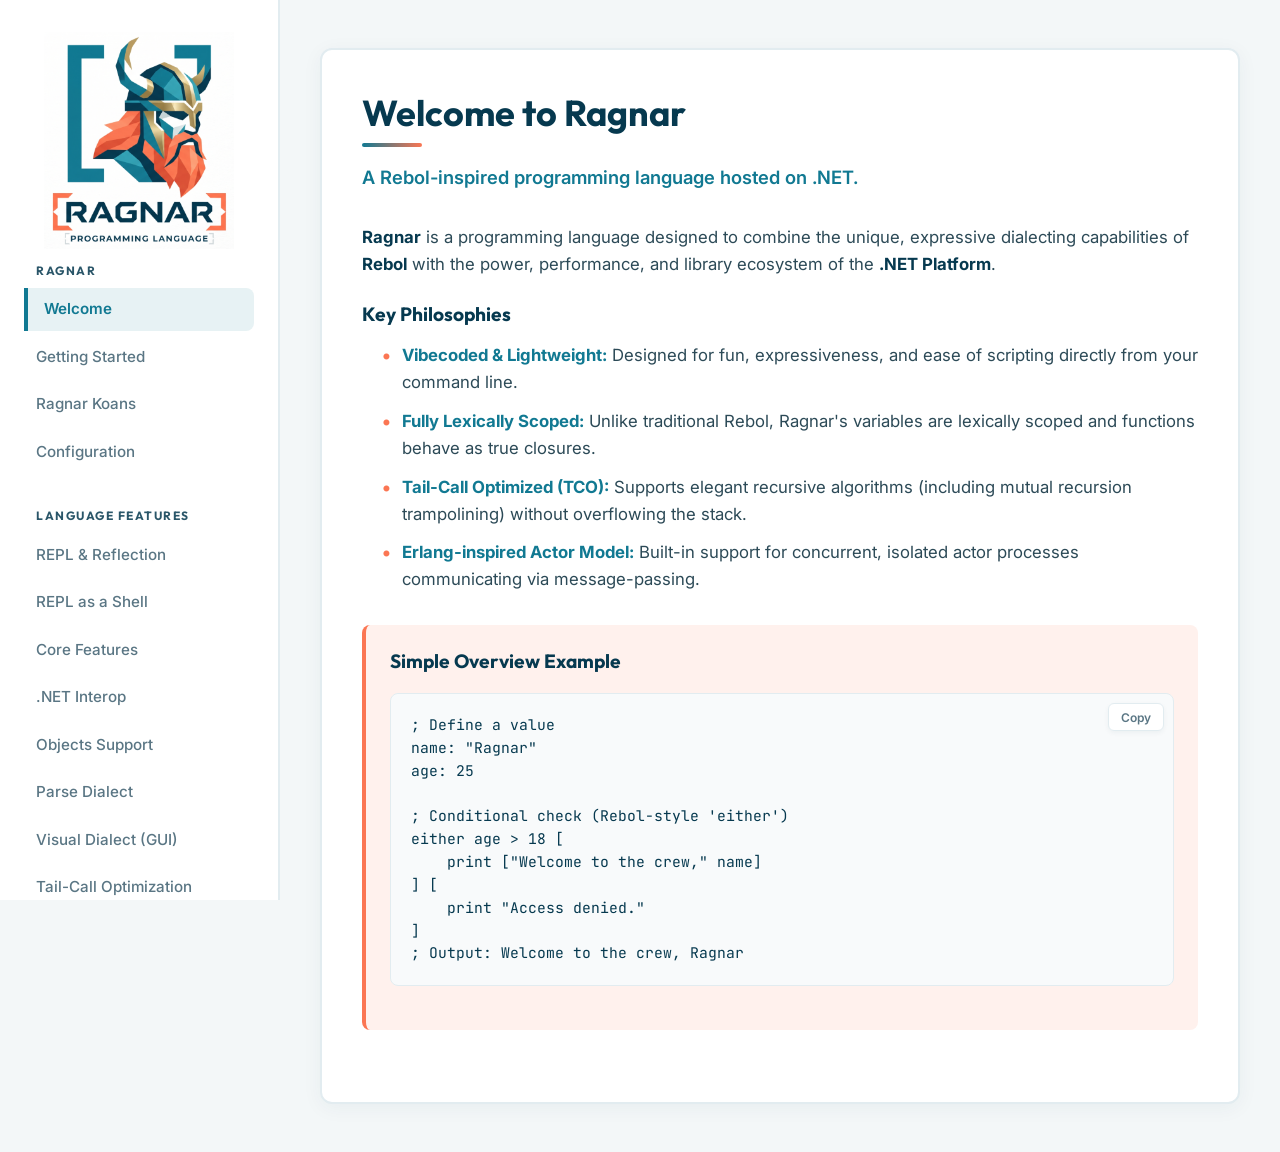
<file: docs/index.html>
<!DOCTYPE html>
<html lang="en">
<head>
    <meta charset="UTF-8">
    <meta name="viewport" content="width=device-width, initial-scale=1.0">
    <title>Ragnar Programming Language</title>
    <meta name="description" content="Ragnar - A Rebol-inspired functional programming language hosted on .NET featuring TCO, Actors, and seamless C# Interop.">
    <link rel="icon" type="image/svg+xml" href="favicon.svg">
    <link rel="stylesheet" href="style.css">
    <!-- Google Fonts: Outfit for headers, Inter for body text, JetBrains Mono for code -->
    <link rel="preconnect" href="https://fonts.googleapis.com">
    <link rel="preconnect" href="https://fonts.gstatic.com" crossorigin>
    <link href="https://fonts.googleapis.com/css2?family=Inter:wght@400;500;600;700&family=JetBrains+Mono:wght@400;500;600&family=Outfit:wght@500;700;800&display=swap" rel="stylesheet">
</head>
<body>
    <!-- Sidebar Backdrop Overlay -->
    <div class="sidebar-overlay" id="sidebar-overlay"></div>

    <!-- Mobile Header Bar -->
    <div class="mobile-header">
        <img src="assets/ragnar-logo-small.png" alt="Ragnar Logo" class="mobile-logo">
        <button class="mobile-nav-toggle" id="mobile-nav-toggle" aria-label="Toggle Menu">
            <span class="bar"></span>
            <span class="bar"></span>
            <span class="bar"></span>
        </button>
    </div>

    <!-- Main Container -->
    <div class="site-container">
        <!-- Sidebar Navigation -->
        <aside class="sidebar" id="sidebar">
            <div class="sidebar-logo-container">
                <img src="assets/ragnar-logo-small.png" alt="Ragnar Logo" class="sidebar-logo">
            </div>
            <nav class="nav-menu">
                <div class="nav-group">
                    <span class="nav-group-title">Ragnar</span>
                    <ul class="nav-list">
                        <li><a href="#welcome" class="menu-item active">Welcome</a></li>
                        <li><a href="#getting-started" class="menu-item">Getting Started</a></li>
                        <li><a href="#koans" class="menu-item">Ragnar Koans</a></li>
                        <li><a href="#configuration" class="menu-item">Configuration</a></li>
                    </ul>
                </div>

                <div class="nav-group">
                    <span class="nav-group-title">Language Features</span>
                    <ul class="nav-list">
                        <li><a href="#repl" class="menu-item">REPL & Reflection</a></li>
                        <li><a href="#shell" class="menu-item">REPL as a Shell</a></li>
                        <li><a href="#core" class="menu-item">Core Features</a></li>
                        <li><a href="#interop" class="menu-item">.NET Interop</a></li>
                        <li><a href="#objects" class="menu-item">Objects Support</a></li>
                        <li><a href="#parse" class="menu-item">Parse Dialect</a></li>
                        <li><a href="#gui" class="menu-item">Visual Dialect (GUI)</a></li>
                        <li><a href="#tco" class="menu-item">Tail-Call Optimization</a></li>
                        <li><a href="#actors" class="menu-item">Actor Model</a></li>
                        <li><a href="#functional" class="menu-item">Functional Programming</a></li>
                    </ul>
                </div>

                <div class="nav-group">
                    <span class="nav-group-title">Libraries</span>
                    <ul class="nav-list">
                        <li><a href="#sqlserver" class="menu-item">SQL Server</a></li>
                        <li><a href="#excel" class="menu-item">Excel Library</a></li>
                        <li><a href="#json" class="menu-item">JSON Library</a></li>
                        <li><a href="#prettytable" class="menu-item">Pretty Table Library</a></li>
                    </ul>
                </div>
            </nav>
            <div class="sidebar-footer">
                <a href="https://github.com/tormaroe/ragnar" target="_blank" rel="noopener noreferrer" class="github-link">
                    <svg viewBox="0 0 24 24" width="20" height="20" class="github-icon">
                        <path d="M12 0c-6.626 0-12 5.373-12 12 0 5.302 3.438 9.8 8.207 11.387.599.111.793-.261.793-.577v-2.234c-3.338.726-4.033-1.416-4.033-1.416-.546-1.387-1.333-1.756-1.333-1.756-1.089-.745.083-.729.083-.729 1.205.084 1.839 1.237 1.839 1.237 1.07 1.834 2.807 1.304 3.492.997.107-.775.418-1.305.762-1.604-2.665-.305-5.467-1.334-5.467-5.931 0-1.311.469-2.381 1.236-3.221-.124-.303-.535-1.524.117-3.176 0 0 1.008-.322 3.301 1.23.957-.266 1.983-.399 3.003-.404 1.02.005 2.047.138 3.006.404 2.291-1.552 3.297-1.23 3.297-1.23.653 1.653.242 2.874.118 3.176.77.84 1.235 1.911 1.235 3.221 0 4.609-2.807 5.624-5.479 5.921.43.372.823 1.102.823 2.222v3.293c0 .319.192.694.801.576 4.765-1.589 8.199-6.086 8.199-11.386 0-6.627-5.373-12-12-12z"/>
                    </svg>
                    <span>View Repository</span>
                </a>
            </div>
        </aside>
        <!-- Main Content -->
        <main class="content-area">
            
            <!-- Welcome Section -->
            <section id="welcome" class="content-section active">
                <div class="card">
                    <h1>Welcome to Ragnar</h1>
                    <p class="tagline">A Rebol-inspired programming language hosted on .NET.</p>
                    
                    <p><strong>Ragnar</strong> is a programming language designed to combine the unique, expressive dialecting capabilities of <strong>Rebol</strong> with the power, performance, and library ecosystem of the <strong>.NET Platform</strong>.</p>
                    
                    <h3>Key Philosophies</h3>
                    <ul class="features-list">
                        <li>
                            <strong class="teal-text">Vibecoded & Lightweight:</strong> Designed for fun, expressiveness, and ease of scripting directly from your command line.
                        </li>
                        <li>
                            <strong class="teal-text">Fully Lexically Scoped:</strong> Unlike traditional Rebol, Ragnar's variables are lexically scoped and functions behave as true closures.
                        </li>
                        <li>
                            <strong class="teal-text">Tail-Call Optimized (TCO):</strong> Supports elegant recursive algorithms (including mutual recursion trampolining) without overflowing the stack.
                        </li>
                        <li>
                            <strong class="teal-text">Erlang-inspired Actor Model:</strong> Built-in support for concurrent, isolated actor processes communicating via message-passing.
                        </li>
                    </ul>

                    <div class="banner-box">
                        <h3>Simple Overview Example</h3>
                        <div class="code-wrapper">
                            <button class="copy-btn" data-clipboard-target="#welcome-code">Copy</button>
                            <pre><code id="welcome-code">; Define a value
name: "Ragnar"
age: 25

; Conditional check (Rebol-style 'either')
either age > 18 [
    print ["Welcome to the crew," name]
] [
    print "Access denied."
]
; Output: Welcome to the crew, Ragnar</code></pre>
                        </div>
                    </div>
                </div>
            </section>

            <!-- Getting Started Section -->
            <section id="getting-started" class="content-section">
                <div class="card">
                    <h1>Getting Started</h1>
                    <p>Ragnar runs on .NET 10.0 and can be executed easily on Windows, macOS, or Linux.</p>

                    <h2>Prerequisites</h2>
                    <p>Ensure you have the <strong>.NET 10.0 Runtime</strong> (or SDK) installed on your machine.</p>

                    <h2>Download</h2>
                    <p>Download the latest package from the <a href="https://github.com/tormaroe/ragnar/releases" target="_blank" rel="noopener noreferrer">GitHub Releases</a> page and extract the ZIP archive to a folder of your choice.</p>

                    <h2>Running Ragnar</h2>
                    <p>Ragnar features both an interactive REPL mode and the ability to execute script files and expressions directly via command-line arguments.</p>

                    <h3>Command Line Options</h3>
                    <p>Ragnar supports the following options and flags:</p>
                    <div class="code-wrapper">
                        <pre><code>Usage: ragnar [options] [script-file] [script-args]

Options:
  -f, --file &lt;path&gt;       a ragnar file to be evaluated
  -e, --eval &lt;string&gt;     a ragnar expression to be evaluated
  --no-banner             do not print the banner
  --no-config             do not evaluate the user startup script
  --no-repl               do not start repl mode (just exit when evaluation is done)
  -v, --version           prints the version number and exits
  -h, --help              prints command line arguments help and exits</code></pre>
                    </div>

                    <h3>Interactive REPL</h3>
                    <p>Launch the REPL by running the executable directly from your terminal:</p>
                    <div class="code-wrapper">
                        <button class="copy-btn" data-clipboard-target="#run-repl">Copy</button>
                        <pre><code id="run-repl"># Windows
.\Ragnar.exe

# macOS / Linux
chmod +x Ragnar
./Ragnar</code></pre>
                    </div>

                    <h3>Executing Scripts &amp; Expressions</h3>
                    <p>You can execute a Ragnar script file directly by passing its path as a positional argument (Ragnar options parsing will stop at the script path, feeding subsequent inputs directly to the script):</p>
                    <div class="code-wrapper">
                        <button class="copy-btn" data-clipboard-target="#run-file-positional">Copy</button>
                        <pre><code id="run-file-positional"># Executing a script positionally (with optional arguments)
# Windows
.\Ragnar.exe examples/git-check.r src/

# macOS / Linux
./Ragnar examples/git-check.r src/</code></pre>
                    </div>

                    <p>Unix-like environments also support executing files directly using a shebang line (hashbang):</p>
                    <div class="code-wrapper">
                        <button class="copy-btn" data-clipboard-target="#run-shebang">Copy</button>
                        <pre><code id="run-shebang"># Make the script executable
chmod +x examples/git-check.r

# Run the script directly
./examples/git-check.r src/</code></pre>
                    </div>

                    <p>You can also evaluate a script file using the <code>-f</code> option:</p>
                    <div class="code-wrapper">
                        <button class="copy-btn" data-clipboard-target="#run-file">Copy</button>
                        <pre><code id="run-file"># Windows
.\Ragnar.exe -f examples/pingpong.r

# macOS / Linux
./Ragnar -f examples/pingpong.r</code></pre>
                    </div>

                    <p>Or evaluate an expression directly using the <code>-e</code> option (use <code>--no-repl</code> to prevent dropping into the REPL):</p>
                    <div class="code-wrapper">
                        <button class="copy-btn" data-clipboard-target="#run-eval">Copy</button>
                        <pre><code id="run-eval"># Windows
.\Ragnar.exe -e "print 42" --no-repl

# macOS / Linux
./Ragnar -e "print 42" --no-repl</code></pre>
                    </div>
                    <p>Multiple <code>-f</code> and <code>-e</code> targets can be specified in any order, and they will be evaluated in the order they are provided.</p>

                    <h3>Script Example: Git Status Checker</h3>
                    <p>Below is a working shell script example (available in <a href="https://github.com/tormaroe/ragnar/blob/main/examples/git-check.r" target="_blank"><code>examples/git-check.r</code></a>). It accepts a target directory as a command line argument, checks if it is a git repository, and runs <code>git</code> status checks via the platform-aware <code>call/output</code> utility:</p>
                    <div class="code-wrapper">
                        <pre><code>#!/usr/bin/env ragnar

args: system/options/args

; 1. Determine directory to check
target-dir: either empty? args ["."] [first args]

print rejoin ["Checking repository status in: " target-dir]

; 2. Ensure directory exists
either exists? to-file target-dir [
    cd to-file target-dir
] [
    print rejoin ["Error: Directory '" target-dir "' does not exist!"]
    quit/with 1
]

; 3. Check for .git directory
either exists? %.git [
    print "Git repository detected."
    
    ; Get branch name
    branch: trim call/output "git branch --show-current"
    print rejoin ["Current branch: " branch]
    
    ; Check status summary
    status: trim call/output "git status --short"
    either empty? status [
        print "Working tree is clean."
    ] [
        print "Uncommitted changes found:"
        print status
    ]
] [
    print "Not a git repository (no .git folder found)."
    quit/with 1
]

quit/with 0</code></pre>
                    </div>
                </div>
            </section>

            <!-- Ragnar Koans Section -->
            <section id="koans" class="content-section">
                <div class="card">
                    <h1>Ragnar Koans</h1>
                    <p>Ragnar features an interactive Koans mode to help users learn the language's syntax and concepts step-by-step.</p>
                    
                    <h2>Running the Koans</h2>
                    <p>To start learning, simply start the Ragnar REPL and evaluate the following function:</p>
                    <div class="code-wrapper">
                        <pre><code>>> start-koan-mode</code></pre>
                    </div>
                    
                    <p>This displays an interactive menu of the available koans. Select a topic by entering its number, and complete each exercise by filling in the missing code blank (represented as <code>__</code>). You can type <code>q</code> or <code>quit</code> at any point to exit and return to the main menu.</p>
                </div>
            </section>

            <!-- Configuration Section -->
            <section id="configuration" class="content-section">
                <div class="card">
                    <h1>Configuration</h1>
                    <p>When starting up, Ragnar looks for a configuration file named <code>.ragnar.r</code> in your user home directory. You can use it to configure your REPL prompt, set up common shortcuts, or print messages on startup.</p>

                    <h2>Configuring the REPL</h2>
                    <p>Here is an example showing how you can write a configuration script directly from the REPL:</p>
                    
                    <div class="code-wrapper">
                        <button class="copy-btn" data-clipboard-target="#config-example">Copy</button>
                        <pre><code id="config-example">>> config-path: join home rc-file-name
== %C:\Users\bob/.ragnar.r

>> write config-path mold/only [
..   me: "Bob"
..   print ["Hello" me "it is now" now/time]
..   system/console/prompt: "?? "
.. ]</code></pre>
                    </div>

                    <p>The next time you restart your REPL, the message will print and your custom prompt will be displayed:</p>
                    <div class="code-wrapper">
                        <pre><code>Hello Bob it is now 10:53:01 AM
REPL Mode (type 'quit' to exit)
?? me
== "Bob"
?? </code></pre>
                    </div>

                    <h2>Reloading Configuration</h2>
                    <p>You can force-reload your configuration file at any time by executing:</p>
                    <div class="code-wrapper">
                        <button class="copy-btn" data-clipboard-target="#reload-config">Copy</button>
                        <pre><code id="reload-config">do join home rc-file-name</code></pre>
                    </div>
                </div>
            </section>

            <!-- REPL & Reflection Section -->
            <section id="repl" class="content-section">
                <div class="card">
                    <h1>REPL & Reflection</h1>
                    <p>Ragnar provides a robust interactive REPL for immediate evaluation, along with powerful reflection capabilities to inspect types, functions, and active word bindings.</p>

                    <h2>Reflective Commands</h2>
                    <p>Use reflective functions to discover the environment:</p>
                    <ul class="features-list">
                        <li><code>type?</code>: Returns the datatype of a given value.</li>
                        <li><code>help</code> (or shortcut <code>?</code>): Inspects the definition, arguments, and details of a word.</li>
                        <li><code>what</code>: Lists all available global functions and their brief descriptions.</li>
                        <li><code>probe</code>: Prints a value to output and returns it (useful in chains).</li>
                    </ul>

                    <h2>REPL Interactive Session</h2>
                    <div class="code-wrapper">
                        <button class="copy-btn" data-clipboard-target="#repl-session">Copy</button>
                        <pre><code id="repl-session">>> type? 42
== integer!

>> type? "hello"
== text!

>> type? [1 2 3]
== block!

>> help add
WORD: add
TYPE:  Native Function
TITLE: Returns the sum of two values.
ARITY: 2
ARGS:  [ a b ]

>> what
add             Returns the sum of two values.
print           Prints a value to the output.
...

>> probe 10 + 20
30
== 30</code></pre>
                    </div>
                </div>
            </section>

            <!-- REPL as a Shell Section -->
            <section id="shell" class="content-section">
                <div class="card">
                    <h1>REPL as a Shell</h1>
                    <p>The Ragnar REPL integrates standard shell operations as mezzanine functions. Using C#/.NET interop, you can navigate directories, list contents, and manipulate files and folders directly from your interactive session.</p>

                    <h2>Navigation & Working Directory</h2>
                    <p>Manage your current directory context:</p>
                    <ul class="features-list">
                        <li><code>pwd</code> / <code>what-dir</code>: Returns the current working directory as a <code>file!</code> path type (e.g., <code>%C:/path/to/dir</code>).</li>
                        <li><code>cd target</code>: Changes the working directory to <code>target</code> (accepts <code>text!</code> or <code>file!</code>) and returns the new directory path.</li>
                        <li><code>pushd target</code>: Pushes the current directory onto the directory stack and changes directory to <code>target</code>.</li>
                        <li><code>popd</code>: Pops the last directory from the stack and navigates back to it.</li>
                    </ul>

                    <h2>Listing Directory Contents</h2>
                    <p>Use <code>ls</code> to inspect directories:</p>
                    <ul class="features-list">
                        <li><code>ls</code>: Returns a block of <code>file!</code> paths representing the contents of the current directory (directories are automatically suffixed with <code>/</code>). Filters out hidden and dot-prefixed files.</li>
                        <li><code>ls/all</code>: Lists all entries in the current directory, including hidden and dot-prefixed files.</li>
                    </ul>

                    <h2>Directory Manipulation</h2>
                    <p>Create and remove directories:</p>
                    <ul class="features-list">
                        <li><code>mkdir path</code>: Recursively creates directory levels. Supports verbose printout refinements <code>/verbose</code> or <code>/v</code>.</li>
                        <li><code>rmdir path</code>: Removes a directory if it is empty. Supports verbose printout refinements <code>/verbose</code> or <code>/v</code>.</li>
                    </ul>

                    <h2>File & Directory Operations</h2>
                    <p>Move, copy, compress, or remove files:</p>
                    <ul class="features-list">
                        <li><code>cp src dest</code>: Copies a file (or files via wildcards) to a destination file path or directory. Supports overwriting targets with <code>/force</code> (or <code>/f</code>) and verbose output with <code>/verbose</code> (or <code>/v</code>).</li>
                        <li><code>mv src dest</code>: Moves or renames a file or directory. Supports overwriting targets with <code>/force</code> (or <code>/f</code>) and verbose output with <code>/verbose</code> (or <code>/v</code>).</li>
                        <li><code>rm path</code>: Deletes files. Supports wildcards (e.g., <code>%*.txt</code>), confirmation prompts with <code>/interactive</code> (or <code>/i</code>), recursive folder removal with <code>/recursive</code> (or <code>/r</code>), and verbose output with <code>/verbose</code> (or <code>/v</code>).</li>
                        <li><code>zip archive sources</code>: Compresses files or directories recursively into a <code>.zip</code> file. Supports overwriting with <code>/force</code> (or <code>/f</code>), verbose output with <code>/verbose</code> (or <code>/v</code>), and custom compression levels with <code>/level lvl</code> (optimal, fastest, none).</li>
                        <li><code>unzip archive dest</code>: Extracts a <code>.zip</code> archive into the destination directory. Supports overwriting existing files with <code>/force</code> (or <code>/f</code>) and verbose output with <code>/verbose</code> (or <code>/v</code>).</li>
                    </ul>

                    <h2>Process Management</h2>
                    <p>Start processes asynchronously and manage them:</p>
                    <ul class="features-list">
                        <li><code>call/pid command</code>: Starts a process and returns its PID immediately as an integer, without waiting or capturing output.</li>
                        <li><code>proc-status pid</code>: Checks if a process is alive and running (returns a logic value).</li>
                        <li><code>proc-kill pid</code>: Terminates a process and all of its descendants (returns a logic value indicating success).</li>
                    </ul>

                    <h2>Example Session</h2>
                    <div class="code-wrapper">
                        <button class="copy-btn" data-clipboard-target="#shell-session">Copy</button>
                        <pre><code id="shell-session">>> pwd
== %C:/Users/username

>> cd %ragnar-projects/
== %C:/Users/username/ragnar-projects

>> mkdir/verbose %sandbox/sub-level
Creating directory: sandbox/sub-level

>> cd %sandbox
== %C:/Users/username/ragnar-projects/sandbox

>> ls
== [%sub-level/ %file.txt]

>> pushd %sub-level
== %C:/Users/username/ragnar-projects/sandbox/sub-level

>> popd
== %C:/Users/username/ragnar-projects/sandbox

>> cp/verbose %file.txt %file-copy.txt
Copying file: file.txt to file-copy.txt

>> mv/verbose %file.txt %sub-level/file-new.txt
Moving file: file.txt to sub-level/file-new.txt

>> zip/verbose %sandbox.zip %sub-level
Adding file: file-new.txt

>> unzip/force/verbose %sandbox.zip %extracted
Extracting: file-new.txt
== %C:/Users/username/ragnar-projects/sandbox/extracted

>> rm/recursive/verbose %sub-level
Removing file: sub-level/file-new.txt
Removing directory: sub-level
== none

>> pid: call/pid "ping 127.0.0.1 -n 10"
== 12345

>> proc-status pid
== true

>> proc-kill pid
== true

>> proc-status pid
== false</code></pre>
                    </div>
                </div>
            </section>

            <!-- Core Features Section -->
            <section id="core" class="content-section">
                <div class="card">
                    <h1>Core Language Features</h1>
                    <p>Ragnar syntax is built around words, blocks, assignment, and conditional evaluation. Values inside blocks are not evaluated until explicitly requested, allowing you to use blocks as control structures or custom data formats.</p>

                    <h2>Variable Assignment</h2>
                    <div class="code-wrapper">
                        <button class="copy-btn" data-clipboard-target="#core-assign">Copy</button>
                        <pre><code id="core-assign">name: "Ragnar"
age: 25</code></pre>
                    </div>

                    <h2>Conditionals & Logic</h2>
                    <p>Conditionals in Ragnar use Rebol-style words:</p>
                    <ul class="features-list">
                        <li><code>if [cond] [block]</code>: Evaluates block if condition is true.</li>
                        <li><code>either [cond] [true-block] [false-block]</code>: If-else branching.</li>
                        <li><code>all [blocks...]</code>: Returns true if all expressions are truthy.</li>
                        <li><code>any [blocks...]</code>: Returns true if any expression is truthy.</li>
                    </ul>
                    <div class="code-wrapper">
                        <button class="copy-btn" data-clipboard-target="#core-logic">Copy</button>
                        <pre><code id="core-logic">either age > 18 [
    print "Adult"
] [
    print "Minor"
]
; Output: Adult

all [age > 18 name == "Ragnar"] ; returns true
any [age < 18 name == "Ragnar"] ; returns true</code></pre>
                    </div>

                    <h2>Loops and Collections</h2>
                    <p>Iterate through blocks and manipulate values easily:</p>
                    <div class="code-wrapper">
                        <button class="copy-btn" data-clipboard-target="#core-loops">Copy</button>
                        <pre><code id="core-loops">; Foreach loop
data: [10 21 30 43 50]
evens: []
foreach n data [
    if (n // 2) == 0 [ append evens n ]
]
; evens is now [10 30 50]

; Path navigation & Series manipulation
pick evens 1   ; returns 10 (1-indexed)
evens/2        ; returns 30 (path access)
select [a 1 b 2] 'b ; returns 2</code></pre>
                    </div>
                </div>
            </section>

            <!-- .NET Interop Section -->
            <section id="interop" class="content-section">
                <div class="card">
                    <h1>.NET Interop</h1>
                    <p>Ragnar is hosted on the .NET platform and features native, seamless integration with C# and the .NET Base Class Library (BCL). You can instantiate .NET classes, invoke instance or static methods, access or set properties, and iterate over any standard collection that implements <code>IEnumerable</code>.</p>

                    <h2>1. Instantiation and Method Calls</h2>
                    <p>Use the <code>new</code> native function to instantiate types. You can call instance methods using the <code>call-method</code> function:</p>
                    <div class="code-wrapper">
                        <button class="copy-btn" data-clipboard-target="#interop-new">Copy</button>
                        <pre><code id="interop-new">; Instantiate a StringBuilder with initial text "Hello"
builder: new "System.Text.StringBuilder" ["Hello"]

; Call instance method to append text
call-method builder "Append" [" World"]

; Print the string value
print [call-method builder "ToString" []]
; Output: Hello World</code></pre>
                    </div>

                    <h2>2. Path Navigation Syntax</h2>
                    <p>Ragnar supports path notation to access and mutate .NET fields, properties, and static members in a clean and readable format:</p>
                    <div class="code-wrapper">
                        <button class="copy-btn" data-clipboard-target="#interop-path">Copy</button>
                        <pre><code id="interop-path">; Retrieve an instance property (Length)
len: builder/Length
print ["Length:" len] ; Output: 11

; Mutate an instance property
builder/Length: 5
print [call-method builder "ToString" []] ; Output: Hello

; Access a static property or field
pi: System.Math/PI
print ["PI value:" pi] ; Output: 3.141592653589793</code></pre>
                    </div>

                    <h2>3. Enumerating IEnumerables</h2>
                    <p>Ragnar provides the <code>enumerate</code> mezzanine function to iterate through .NET collections that implement <code>IEnumerable</code>. You bind a block variable to each item and evaluate a body block:</p>
                    <div class="code-wrapper">
                        <button class="copy-btn" data-clipboard-target="#interop-enum">Copy</button>
                        <pre><code id="interop-enum">; Retrieve a Dictionary containing environment variables
vars: call-static "System.Environment" "GetEnvironmentVariables" []

; Print the total count (property access)
print ["Total variables:" vars/Count]

; Iterate and print Key/Value properties
enumerate vars item [
    print ["Key:" item/Key "Value:" item/Value]
]</code></pre>
                    </div>
                </div>
            </section>

            <!-- Objects Support Section -->
            <section id="objects" class="content-section">
                <div class="card">
                    <h1>Objects Support</h1>
                    <p>Objects in Ragnar are dynamic contexts containing key-value pairs (bindings). They allow you to bundle state and behavior. You can access and mutate fields using path notation, and perform dynamic scoping or lookup using <code>in</code> and <code>bind</code>.</p>

                    <h2>Creating and Using Objects</h2>
                    <p>Define objects using <code>make object!</code>:</p>
                    <div class="code-wrapper">
                        <button class="copy-btn" data-clipboard-target="#obj-create">Copy</button>
                        <pre><code id="obj-create">square: make object! [
    side: 0
    area: does [ self/side * self/side ]
    perimeter: does [ 4 * self/side ]
    multiply: func [x] [
        self/side: x * self/side
    ]
]

; Set property
square/side: 3

; Retrieve property/method result
square/area      ; returns 9
square/perimeter ; returns 12</code></pre>
                    </div>

                    <h2>Dynamic Scoping</h2>
                    <p>You can retrieve a word bound to an object context using the <code>in</code> keyword, which allows you to inspect or mutate that specific binding:</p>
                    <div class="code-wrapper">
                        <button class="copy-btn" data-clipboard-target="#obj-scope">Copy</button>
                        <pre><code id="obj-scope">word: in square 'side
get word ; returns 3</code></pre>
                    </div>
                </div>
            </section>

            <!-- Parse Dialect Section -->
            <section id="parse" class="content-section">
                <div class="card">
                    <h1>Parse Dialect</h1>
                    <p>One of Ragnar's most powerful features is its Rebol-style parsing engine. It supports both simple string splitting and complex dialect-based pattern matching with full backtracking.</p>

                    <h2>1. Simple Splitting</h2>
                    <p>Split a string by a simple delimiter:</p>
                    <div class="code-wrapper">
                        <button class="copy-btn" data-clipboard-target="#parse-split">Copy</button>
                        <pre><code id="parse-split">parse "alice,30,engineer" ","
; == [ "alice" "30" "engineer" ]</code></pre>
                    </div>

                    <h2>2. Dialect Pattern Matching</h2>
                    <p>Build complex grammars using Ragnar's parse dialect. You can match character sets, check sequence orders, and enforce rules:</p>
                    <div class="code-wrapper">
                        <button class="copy-btn" data-clipboard-target="#parse-dialect">Copy</button>
                        <pre><code id="parse-dialect">; Define a set of digits
digits: charset "0123456789"

; Define a phone number rule (3 digits, a dash, and 4 digits)
phone-num: [3 digits "-" 4 digits]

; Match the rule against a string
parse "467-8000" phone-num
; == true</code></pre>
                    </div>
                </div>
            </section>

            <!-- Visual Dialect (GUI) Section -->
            <section id="gui" class="content-section">
                <div class="card">
                    <h1>Visual Dialect (GUI)</h1>
                    <p>Ragnar features a powerful, lightweight, cross-platform Visual Dialect (<code>view</code>). It spawns a local background HTTP/SSE server and automatically launches your application in the default web browser, allowing you to write reactive GUI scripts with minimal code.</p>

                    <h2>1. Syntax &amp; Examples</h2>
                    <p>To declare a GUI, pass a layout block to the <code>view</code> function. Widgets can be styled, nested inside <code>row</code> or <code>column</code> blocks, and dynamically updated using <code>get-face</code> and <code>set-face</code>:</p>
                    <div class="code-wrapper">
                        <button class="copy-btn" data-clipboard-target="#gui-example">Copy</button>
                        <pre><code id="gui-example">view [
    title "Ragnar Command Center v1.0"
    
    row [
        image "assets/ragnar-logo-small.png" 100
        heading "Ragnar Command Center"
    ]
    
    text "Configure system settings below:"
    
    row [
        text "Subsystem Target:"
        subsystem-choice: choice ["MAIN FRAME" "PROPULSION" "LIFE SUPPORT" "COMMUNICATIONS"] [
            target: get-face subsystem-choice
            set-face status-lbl rejoin ["Target Subsystem selected: " target]
        ]
    ]
    
    row [
        text "User Command:"
        cmd-field: field "ACTIVATE"
    ]
    
    row [
        text "Power Level:"
        pwr-slider: slider 75
    ]
    
    row [
        check-override: check "Override Safety Protocols" false
    ]
    
    status-lbl: text "System status: STANDBY"
    
    row [
        button "Execute Command" [
            target: get-face subsystem-choice
            cmd: get-face cmd-field
            level: get-face pwr-slider
            safety: get-face check-override
            
            status-msg: rejoin [
                "Target: " target
                " | Command: " cmd 
                " | Power: " level "%" 
                " | Safety: " either safety ["DISABLED"] ["ENABLED"]
            ]
            set-face status-lbl status-msg
        ]
        
        button "Reset System" [
            set-face subsystem-choice "MAIN FRAME"
            set-face cmd-field "ACTIVATE"
            set-face pwr-slider 75
            set-face check-override false
            set-face status-lbl "System status: STANDBY"
        ]
    ]
]</code></pre>
                    </div>

                    <h2>2. Supported Widgets</h2>
                    <ul class="features-list">
                        <li><strong>heading:</strong> Displays a styled title header text.</li>
                        <li><strong>text:</strong> Standard inline text block.</li>
                        <li><strong>field:</strong> Single-line text input field.</li>
                        <li><strong>button:</strong> A clickable button that runs a block of Ragnar code on click.</li>
                        <li><strong>check:</strong> A toggleable checkbox widget storing boolean values.</li>
                        <li><strong>slider:</strong> An integer range input slider (value ranges 0 to 100).</li>
                        <li><strong>choice:</strong> A dropdown list element (e.g. <code>choice ["OptA" "OptB"]</code>).</li>
                        <li><strong>image:</strong> Renders an image widget (e.g. <code>image "path.png" [width] [height]</code>). Supports both URLs and local filepaths which are base64-encoded on-the-fly.</li>
                        <li><strong>textarea:</strong> A multi-line text input/output block (e.g. <code>textarea [rows] "initial value"</code> where row count is optional).</li>
                        <li><strong>spinner:</strong> A visual loading indicator spinner (e.g. <code>spinner [true/false]</code> to set default state, which can be toggled hidden or visible using <code>set-face</code>).</li>
                    </ul>

                    <h2>3. Visual Themes</h2>
                    <p>Ragnar supports multiple visual themes. You can switch the active theme dynamically using <code>set-theme 'theme-name</code>. The active styles are shown below in the gallery:</p>

                    <div class="screenshot-grid">
                        <a href="assets/command-center-retro.jpg" target="_blank" rel="noopener noreferrer" class="screenshot-card">
                            <img src="assets/command-center-retro.jpg" alt="Retro Terminal Theme" class="screenshot-img">
                            <span class="screenshot-title">Retro Terminal ('retro-terminal)</span>
                        </a>
                        <a href="assets/command-center-classic.jpg" target="_blank" rel="noopener noreferrer" class="screenshot-card">
                            <img src="assets/command-center-classic.jpg" alt="Classic Rebol Theme" class="screenshot-img">
                            <span class="screenshot-title">Classic Rebol ('classic-rebol)</span>
                        </a>
                        <a href="assets/command-center-modern.jpg" target="_blank" rel="noopener noreferrer" class="screenshot-card">
                            <img src="assets/command-center-modern.jpg" alt="Modern Slate Theme" class="screenshot-img">
                            <span class="screenshot-title">Modern Slate ('modern-slate)</span>
                        </a>
                        <a href="assets/command-center-kawaii.jpg" target="_blank" rel="noopener noreferrer" class="screenshot-card">
                            <img src="assets/command-center-kawaii.jpg" alt="Kawaii Blossom Theme" class="screenshot-img">
                            <span class="screenshot-title">Kawaii Blossom ('kawaii-blossom)</span>
                        </a>
                    </div>
                </div>
            </section>

            <!-- Tail-Call Optimization Section -->
            <section id="tco" class="content-section">
                <div class="card">
                    <h1>Tail-Call Optimization (TCO)</h1>
                    <p>Functional programming constructs often rely heavily on recursion. To prevent stack overflows, Ragnar implements tail-call optimization, allowing functions in the tail position to reuse the current stack frame.</p>

                    <h2>Tail Recursion</h2>
                    <p>Here is an implementation of a tail-recursive factorial function using a nested loop closure:</p>
                    <div class="code-wrapper">
                        <button class="copy-btn" data-clipboard-target="#tco-fac">Copy</button>
                        <pre><code id="tco-fac">factorial: func [n] [
    loop: func [i accum] [
        either i > n [
            accum
        ] [
            loop (i + 1) (accum * i)  ; Recursion in tail position
        ]
    ]
    loop 1 1 
]

factorial 10  ; returns 3628800</code></pre>
                    </div>

                    <h2>Trampolining for Mutual Recursion</h2>
                    <p>Ragnar also supports mutual recursion trampolining. Two or more functions calling each other in tail positions can run indefinitely without expanding the stack:</p>
                    <div class="code-wrapper">
                        <button class="copy-btn" data-clipboard-target="#tco-mutual">Copy</button>
                        <pre><code id="tco-mutual">is-even?: func [n] [
    either n == 1 [ false ] [ is-odd? (n - 1) ]
]
is-odd?: func [n] [
    either n == 1 [ true ] [ is-even? (n - 1) ]
]

is-even? 10001  ; returns false
is-even? 10002  ; returns true</code></pre>
                    </div>
                </div>
            </section>

            <!-- Actor Model Section -->
            <section id="actors" class="content-section">
                <div class="card">
                    <h1>Actor Model Concurrency</h1>
                    <p>Ragnar features a lightweight actor model implementation inspired by Erlang. Actors run on separate tasks and communicate strictly via asynchronous message-passing, removing the need for explicit threads and locks.</p>

                    <h2>Actor Operations</h2>
                    <ul class="features-list">
                        <li><code>spawn [block]</code>: Starts a new actor process executing the block in the background.</li>
                        <li><code>receive</code>: Blocks the calling actor until a message is sent to its mailbox. Returns a <code>[sender message]</code> block.</li>
                        <li><code>tell actor msg</code>: Sends a message asynchronously to another actor's mailbox (implicitly packaging the sender as <code>[sender message]</code>).</li>
                        <li><code>kill actor</code>: Terminates the target actor's thread.</li>
                    </ul>

                    <h2>Area Server Example</h2>
                    <div class="code-wrapper">
                        <button class="copy-btn" data-clipboard-target="#actor-example">Copy</button>
                        <pre><code id="actor-example">start-area-server: does [
    spawn [  ; Starts a new actor process
        forever [
            msg: receive  ; Wait for a message in mailbox, returns [sender message]
            client: first msg  ; Sender actor reference
            shape: second msg  ; Content of shape details
            
            switch/default first shape [
                rectangle [
                    tell client reform [
                        "area of rectangle is" (shape/2 * shape/3) ]
                ]
                circle [
                    tell client reform [ 
                        "area of circle is" (3.14159 * (shape/2 * shape/2)) ]
                ]
            ] [
                tell client reform [ 
                    "i don't know what the area of a" shape/1 "is." ] 
            ]
        ]
    ]
]

server: start-area-server
tell server [rectangle 5 10]
print ["Response:" second receive]
; Response: area of rectangle is 50

tell server [circle 5]
print ["Response:" second receive]
; Response: area of circle is 78.53975

tell server [triangle 5 10]
print ["Response:" second receive]
; Response: i don't know what the area of a triangle is.

kill server</code></pre>
                    </div>
                </div>
            </section>

            <!-- Functional Programming Section -->
            <section id="functional" class="content-section">
                <div class="card">
                    <h1>Functional Programming</h1>
                    <p>Ragnar treats functions as first-class citizens. It supports lexical closures, partial application, and function composition operations.</p>

                    <h2>1. Lexical Closures</h2>
                    <p>Functions capture the lexical environment of where they are defined, enabling state-carrying closures:</p>
                    <div class="code-wrapper">
                        <button class="copy-btn" data-clipboard-target="#func-closure">Copy</button>
                        <pre><code id="func-closure">make-counter: func [start] [
    current: start
    func [] [       
        current: current + 1
    ]
]
counter: make-counter 10
counter ; returns 11
counter ; returns 12</code></pre>
                    </div>

                    <h2>2. Partial Application</h2>
                    <p>Partially apply arguments to functions to create specialized variations using the <code>partial</code> keyword:</p>
                    <div class="code-wrapper">
                        <button class="copy-btn" data-clipboard-target="#func-partial">Copy</button>
                        <pre><code id="func-partial">add-five: partial :add 5
add-five 10 ; returns 15</code></pre>
                    </div>

                    <h2>3. Function Composition</h2>
                    <p>Combine multiple functions together using composition operators (forward <code>&gt;&gt;</code> and backward <code>&lt;&lt;</code>):</p>
                    <div class="code-wrapper">
                        <button class="copy-btn" data-clipboard-target="#func-compose">Copy</button>
                        <pre><code id="func-compose">inc: func [n] [n + 1]
double: func [n] [n * 2]

f-forward: :inc >> :double  ; (x + 1) * 2
f-backward: :inc << :double ; (x * 2) + 1

f-forward 5  ; returns 12
f-backward 5 ; returns 11</code></pre>
                    </div>

                    <h2>4. Higher-Order Mezzanine Functions</h2>
                    <p>Ragnar provides built-in higher-order functions to map, filter, and reduce collections:</p>
                    <div class="code-wrapper">
                        <button class="copy-btn" data-clipboard-target="#func-mezzanines">Copy</button>
                        <pre><code id="func-mezzanines">; 1. map - Applies a function to each item
double: func [x] [x * 2]
map :double [1 2 3]  ; returns [2 4 6]

; 2. flatmap - Applies a function and flattens the results
expand: func [x] [reduce [x x * 10]]
flatmap :expand [1 2 3]  ; returns [1 10 2 20 3 30]

; 3. filter - Keeps items where the function returns true
even?: func [x] [x // 2 = 0]
filter :even? [1 2 3 4 5 6]  ; returns [2 4 6]

; 4. fold - Reduces a block using a binary function (optional /initial)
sum: func [a b] [a + b]
fold :sum [1 2 3 4]  ; returns 10
fold/initial :sum [1 2 3 4] 10  ; returns 20</code></pre>
                    </div>
                </div>
            </section>

            <!-- SQL Server Library Section -->
            <section id="sqlserver" class="content-section">
                <div class="card">
                    <h1>SQL Server Library</h1>
                    <p>Ragnar integrates seamlessly with <strong>.NET</strong>. By utilising standard .NET assemblies like <code>Microsoft.Data.SqlClient</code>, we can create libraries to communicate with SQL databases in just a few lines of code.</p>

                    <h2>Library Source</h2>
                    <p>The library (available in <a href="file:///c:/dev/ragnar/lib/sqlserver.r">lib/sqlserver.r</a>) wraps the ADO.NET SQL client connection and command processes:</p>
                    <div class="code-wrapper">
                        <button class="copy-btn" data-clipboard-target="#sql-lib-code">Copy</button>
                        <pre><code id="sql-lib-code">make object! [
    connect: func [connection-string] [
        conn: new "Microsoft.Data.SqlClient.SqlConnection" [connection-string]
        conn/open
        conn
    ]

    query: func [connection query-text parameters] [
        cmd: connection/CreateCommand
        cmd/CommandText: query-text

        if not none? parameters [
            idx: 1
            while [idx <= length? parameters] [
                param-name: pick parameters idx
                param-val: pick parameters (idx + 1)
                clean-name: join "@" replace (to-string param-name) ":" ""
                cmd/Parameters/AddWithValue clean-name param-val
                idx: idx + 2
            ]
        ]

        reader: cmd/ExecuteReader
        result: copy []
        while [reader/Read] [
            row: copy []
            col-idx: 0
            while [col-idx < reader/FieldCount] [
                append row reader/GetName col-idx
                append row reader/GetValue col-idx
                col-idx: col-idx + 1
            ]
            append result row
        ]
        reader/close
        result
    ]
]</code></pre>
                    </div>

                    <h2>How to Use</h2>
                    <p>Load the library into your script using <code>do</code>, open a connection, and execute parameterized queries:</p>
                    <div class="code-wrapper">
                        <button class="copy-btn" data-clipboard-target="#sql-usage">Copy</button>
                        <pre><code id="sql-usage">; 1. Load the library
sql: do %lib/sqlserver.r

; 2. Open connection
conn: sql/connect "Data Source=localhost;Initial Catalog=master;Integrated Security=True"

; 3. Run query with parameters
result: sql/query conn {
    SELECT name, database_id
    FROM sys.databases
    WHERE state_desc = @state
} [
    state: "ONLINE"
]

; 4. Parse output
print ["Row count:" length? result] 
db1: first result ; Get first row
print ["Database Name:" select db1 "name" "ID:" select db1 "database_id"]

; 5. Close connection
conn/close</code></pre>
                    </div>
                </div>
            </section>

            <!-- Excel Library Section -->
            <section id="excel" class="content-section">
                <div class="card">
                    <h1>Excel Library</h1>
                    <p>The Ragnar Excel library provides a clean wrapper around the <strong>ClosedXML</strong> .NET library, allowing you to read, write, format, and structure spreadsheets in pure Ragnar scripts.</p>

                    <h2>How to Use</h2>
                    <p>To use the library, load it via <code>do</code>, create/load workbooks, populate sheets, insert tables, style themes, and retrieve range data:</p>
                    <div class="code-wrapper">
                        <button class="copy-btn" data-clipboard-target="#excel-usage">Copy</button>
                        <pre><code id="excel-usage">; 1. Load the library
excel: do %lib/excel.r

; 2. Create a new workbook and add a sheet
wb: excel/new
ws: wb/worksheets/add "Employee Data"

; 3. Write individual cell values
c1: ws/cell "A1"
c1/set-value "Staff List"

; 4. Insert bulk data starting from a cell
c2: ws/cell "A3"
tbl: c2/insert-data reduce [
    ["Name" "Department" "Active"]
    reduce ["Alice" "Engineering" true]
    reduce ["Bob" "Product" false]
    reduce ["Charlie" "Sales" true]
]

; 5. Set table styles using Word/LitWord themes
tbl/set-theme 'TableStyleMedium9

; 6. Save the workbook
wb/save-as %employees.xlsx

; 7. Load workbook back and retrieve data blocks
wb2: excel/load %employees.xlsx
ws2: wb2/worksheets/get "Employee Data"

data: ws2/get-data "A3:C6"
foreach row data [
    print ["Employee:" pick row 1 "Dept:" pick row 2 "Active:" pick row 3]
]</code></pre>
                    </div>

                    <h2>API Reference</h2>
                    <h3>Workbook Operations</h3>
                    <ul class="features-list">
                        <li>
                            <strong class="teal-text">excel/new:</strong> Instantiates a new Excel workbook.
                        </li>
                        <li>
                            <strong class="teal-text">excel/load [file]:</strong> Loads an existing Excel workbook from a file path.
                        </li>
                        <li>
                            <strong class="teal-text">wb/save-as [file]:</strong> Saves the workbook to the specified file path.
                        </li>
                    </ul>

                    <h3>Worksheet Operations</h3>
                    <ul class="features-list">
                        <li>
                            <strong class="teal-text">wb/worksheets/add [name]:</strong> Adds a new worksheet with the given name to the workbook.
                        </li>
                        <li>
                            <strong class="teal-text">wb/worksheets/get [name]:</strong> Retrieves a worksheet by name.
                        </li>
                        <li>
                            <strong class="teal-text">ws/cell [address]:</strong> Returns a wrapped cell object at the specified address (e.g. <code>"A1"</code>).
                        </li>
                        <li>
                            <strong class="teal-text">ws/range [address]:</strong> Returns a wrapped range object at the specified address (e.g. <code>"A1:C5"</code>).
                        </li>
                        <li>
                            <strong class="teal-text">ws/get-data [address]:</strong> Retrieves the values of cells in a range as a block of rows (lists of native values).
                        </li>
                    </ul>

                    <h3>Cell Operations</h3>
                    <ul class="features-list">
                        <li>
                            <strong class="teal-text">cell/set-value [val]:</strong> Sets the value of the cell. Supports numbers, strings, and booleans.
                        </li>
                        <li>
                            <strong class="teal-text">cell/get-value:</strong> Returns the native Ragnar value (or <code>none</code>) of the cell.
                        </li>
                        <li>
                            <strong class="teal-text">cell/insert-data [data-block]:</strong> Bulk-inserts a collection of collections (block of blocks) starting at the cell, converts the range to an Excel table, and returns a wrapped table object.
                        </li>
                    </ul>

                    <h3>Table Operations</h3>
                    <ul class="features-list">
                        <li>
                            <strong class="teal-text">tbl/set-theme [theme-name]:</strong> Sets the visual style theme of the table (e.g., <code>'TableStyleMedium9</code> or <code>'TableStyleLight16</code>).
                        </li>
                    </ul>
                </div>
            </section>

            <!-- JSON Library Section -->
            <section id="json" class="content-section">
                <div class="card">
                    <h1>JSON Library</h1>
                    <p>Ragnar includes a built-in JSON library that supports serializing and deserializing JSON strings using Ragnar's parse dialect and a new <code>record!</code> data type.</p>

                    <h2>The record! Datatype</h2>
                    <p>JSON objects are represented in Ragnar as <code>record!</code> values (constructed using <code>to-record</code> or returned from JSON parsing). Records print with a <code>#( ... )</code> prefix and hold key-value pairs sequentially, similar to block representation, but report type <code>record!</code> (for which <code>record?</code> is true and <code>block?</code> is false).</p>
                    
                    <div class="code-wrapper">
                        <button class="copy-btn" data-clipboard-target="#json-record-code">Copy</button>
                        <pre><code id="json-record-code">; Construct a record
r: to-record [name "Alice" age 30]
print [type? r] ; Output: record!

; Retrieve values by word key
print [select r 'name] ; Output: Alice
print [select r 'age]  ; Output: 30

; check type
record? r  ; returns true
block? r   ; returns false</code></pre>
                    </div>

                    <h2>Serialization & Deserialization</h2>
                    <p>To use the library, load it via <code>do %lib/json.r</code>. It exposes two functions:</p>
                    <ul class="features-list">
                        <li>
                            <strong class="teal-text">json/parse [json-string]:</strong> Parses a JSON string using Ragnar's native parse dialect, returning records for objects, blocks for arrays, and native datatypes for primitives.
                        </li>
                        <li>
                            <strong class="teal-text">json/stringify [value] /pretty:</strong> Serializes any Ragnar value to a JSON string. Use the <code>/pretty</code> refinement to produce formatted, indented JSON output.
                        </li>
                    </ul>

                    <h2>How to Use</h2>
                    <div class="code-wrapper">
                        <button class="copy-btn" data-clipboard-target="#json-usage">Copy</button>
                        <pre><code id="json-usage">; 1. Load the library
json: do %lib/json.r

; 2. Parse JSON strings into Ragnar records and arrays
data: json/parse "{ \"name\": \"Alice\", \"skills\": [\"C#\", \"Ragnar\"], \"age\": 30 }"

print [select data 'name] ; Output: Alice
skills: select data 'skills
print [pick skills 2] ; Output: Ragnar

; 3. Stringify Ragnar structures back to JSON strings
ragnar-obj: to-record [
    title "Language Implementer"
    years 12
    languages ["Ragnar" "C#" "Rebol"]
]

; Standard stringification
str: json/stringify ragnar-obj
print [str]
; Output: {"title":"Language Implementer","years":12,"languages":["Ragnar","C#","Rebol"]}

; Pretty printed stringification
pretty-str: json/stringify/pretty ragnar-obj
print [pretty-str]
; Output:
; {
;     "title": "Language Implementer",
;     "years": 12,
;     "languages": [
;         "Ragnar",
;         "C#",
;         "Rebol"
;     ]
; }</code></pre>
                    </div>
                </div>
            </section>

            <!-- Pretty Table Section -->
            <section id="prettytable" class="content-section">
                <div class="card">
                    <h1>Pretty Table Library</h1>
                    <p>The Ragnar Pretty Table library stringifies series data (block of blocks or block of records) into a beautifully formatted ASCII table.</p>

                    <h2>How to Use</h2>
                    <p>To use the library, load it via <code>do %lib/prettytable.r</code>, which returns the table generator function. Column widths are dynamically calculated, and numeric types (integers and decimals) are right-aligned, while other types are left-aligned.</p>

                    <h3>1. Formatting a Block of Blocks</h3>
                    <p>When given a block of blocks, the library treats all blocks as regular data rows and prints top and bottom border separators:</p>
                    <div class="code-wrapper">
                        <button class="copy-btn" data-clipboard-target="#table-block-code">Copy</button>
                        <pre><code id="table-block-code">; Load the library
make-table: do %lib/prettytable.r

data: [
    ["Name" "Age" "City"]
    ["Alice" 30 "New York"]
    ["Bob" 25 "Los Angeles"]
    ["Charlie" 35 "Chicago"]
]

print make-table data
; Output:
; +---------+-----+-------------+
; | Name    | Age | City        |
; | Alice   |  30 | New York    |
; | Bob     |  25 | Los Angeles |
; | Charlie |  35 | Chicago     |
; +---------+-----+-------------+</code></pre>
                    </div>

                    <h3>2. Formatting a Block of Records</h3>
                    <p>When given a block of records, the first record's keys determine the column headers. A separator line is printed after the header row, followed by the record values in corresponding columns:</p>
                    <div class="code-wrapper">
                        <button class="copy-btn" data-clipboard-target="#table-record-code">Copy</button>
                        <pre><code id="table-record-code">; Format records
print make-table map :to-record [
    ["Name" "Alice" "Age" 30 "City" "New York"]
    ["Name" "Bob" "Age" 25 "City" "Los Angeles"]
    ["Name" "Charlie" "Age" 35 "City" "Chicago"]
]
; Output:
; +---------+-----+-------------+
; | Name    | Age | City        |
; +---------+-----+-------------+
; | Alice   |  30 | New York    |
; | Bob     |  25 | Los Angeles |
; | Charlie |  35 | Chicago     |
; +---------+-----+-------------+</code></pre>
                    </div>
                </div>
            </section>

        </main>
    </div>

    <script src="app.js"></script>
</body>
</html>
</file>
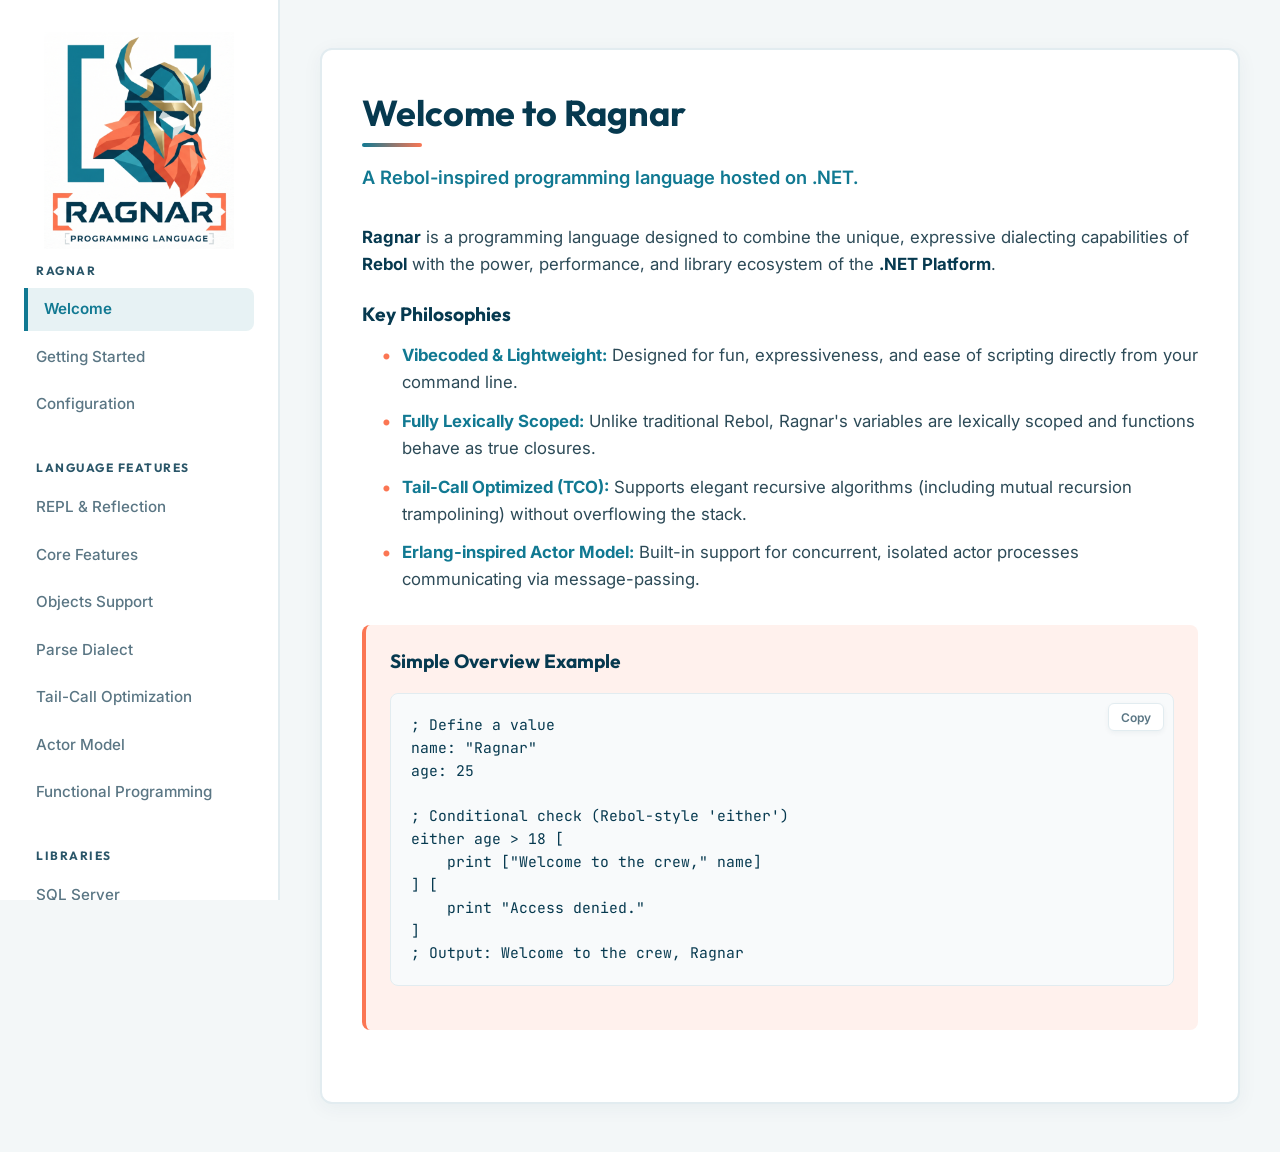
<file: www/index.html>
<!DOCTYPE html>
<html lang="en">
<head>
    <meta charset="UTF-8">
    <meta name="viewport" content="width=device-width, initial-scale=1.0">
    <title>Ragnar Programming Language</title>
    <meta name="description" content="Ragnar - A Rebol-inspired functional programming language hosted on .NET featuring TCO, Actors, and seamless C# Interop.">
    <link rel="stylesheet" href="style.css">
    <!-- Google Fonts: Outfit for headers, Inter for body text, JetBrains Mono for code -->
    <link rel="preconnect" href="https://fonts.googleapis.com">
    <link rel="preconnect" href="https://fonts.gstatic.com" crossorigin>
    <link href="https://fonts.googleapis.com/css2?family=Inter:wght@400;500;600;700&family=JetBrains+Mono:wght@400;500;600&family=Outfit:wght@500;700;800&display=swap" rel="stylesheet">
</head>
<body>
    <!-- Sidebar Backdrop Overlay -->
    <div class="sidebar-overlay" id="sidebar-overlay"></div>

    <!-- Mobile Header Bar -->
    <div class="mobile-header">
        <img src="assets/ragnar-logo-small.png" alt="Ragnar Logo" class="mobile-logo">
        <button class="mobile-nav-toggle" id="mobile-nav-toggle" aria-label="Toggle Menu">
            <span class="bar"></span>
            <span class="bar"></span>
            <span class="bar"></span>
        </button>
    </div>

    <!-- Main Container -->
    <div class="site-container">
        <!-- Sidebar Navigation -->
        <aside class="sidebar" id="sidebar">
            <div class="sidebar-logo-container">
                <img src="assets/ragnar-logo-small.png" alt="Ragnar Logo" class="sidebar-logo">
            </div>
            <nav class="nav-menu">
                <div class="nav-group">
                    <span class="nav-group-title">Ragnar</span>
                    <ul class="nav-list">
                        <li><a href="#welcome" class="menu-item active">Welcome</a></li>
                        <li><a href="#getting-started" class="menu-item">Getting Started</a></li>
                        <li><a href="#configuration" class="menu-item">Configuration</a></li>
                    </ul>
                </div>

                <div class="nav-group">
                    <span class="nav-group-title">Language Features</span>
                    <ul class="nav-list">
                        <li><a href="#repl" class="menu-item">REPL & Reflection</a></li>
                        <li><a href="#core" class="menu-item">Core Features</a></li>
                        <li><a href="#objects" class="menu-item">Objects Support</a></li>
                        <li><a href="#parse" class="menu-item">Parse Dialect</a></li>
                        <li><a href="#tco" class="menu-item">Tail-Call Optimization</a></li>
                        <li><a href="#actors" class="menu-item">Actor Model</a></li>
                        <li><a href="#functional" class="menu-item">Functional Programming</a></li>
                    </ul>
                </div>

                <div class="nav-group">
                    <span class="nav-group-title">Libraries</span>
                    <ul class="nav-list">
                        <li><a href="#sqlserver" class="menu-item">SQL Server</a></li>
                    </ul>
                </div>
            </nav>
            <div class="sidebar-footer">
                <a href="https://github.com/tormaroe/ragnar" target="_blank" rel="noopener noreferrer" class="github-link">
                    <svg viewBox="0 0 24 24" width="20" height="20" class="github-icon">
                        <path d="M12 0c-6.626 0-12 5.373-12 12 0 5.302 3.438 9.8 8.207 11.387.599.111.793-.261.793-.577v-2.234c-3.338.726-4.033-1.416-4.033-1.416-.546-1.387-1.333-1.756-1.333-1.756-1.089-.745.083-.729.083-.729 1.205.084 1.839 1.237 1.839 1.237 1.07 1.834 2.807 1.304 3.492.997.107-.775.418-1.305.762-1.604-2.665-.305-5.467-1.334-5.467-5.931 0-1.311.469-2.381 1.236-3.221-.124-.303-.535-1.524.117-3.176 0 0 1.008-.322 3.301 1.23.957-.266 1.983-.399 3.003-.404 1.02.005 2.047.138 3.006.404 2.291-1.552 3.297-1.23 3.297-1.23.653 1.653.242 2.874.118 3.176.77.84 1.235 1.911 1.235 3.221 0 4.609-2.807 5.624-5.479 5.921.43.372.823 1.102.823 2.222v3.293c0 .319.192.694.801.576 4.765-1.589 8.199-6.086 8.199-11.386 0-6.627-5.373-12-12-12z"/>
                    </svg>
                    <span>View Repository</span>
                </a>
            </div>
        </aside>
        <!-- Main Content -->
        <main class="content-area">
            
            <!-- Welcome Section -->
            <section id="welcome" class="content-section active">
                <div class="card">
                    <h1>Welcome to Ragnar</h1>
                    <p class="tagline">A Rebol-inspired programming language hosted on .NET.</p>
                    
                    <p><strong>Ragnar</strong> is a programming language designed to combine the unique, expressive dialecting capabilities of <strong>Rebol</strong> with the power, performance, and library ecosystem of the <strong>.NET Platform</strong>.</p>
                    
                    <h3>Key Philosophies</h3>
                    <ul class="features-list">
                        <li>
                            <strong class="teal-text">Vibecoded & Lightweight:</strong> Designed for fun, expressiveness, and ease of scripting directly from your command line.
                        </li>
                        <li>
                            <strong class="teal-text">Fully Lexically Scoped:</strong> Unlike traditional Rebol, Ragnar's variables are lexically scoped and functions behave as true closures.
                        </li>
                        <li>
                            <strong class="teal-text">Tail-Call Optimized (TCO):</strong> Supports elegant recursive algorithms (including mutual recursion trampolining) without overflowing the stack.
                        </li>
                        <li>
                            <strong class="teal-text">Erlang-inspired Actor Model:</strong> Built-in support for concurrent, isolated actor processes communicating via message-passing.
                        </li>
                    </ul>

                    <div class="banner-box">
                        <h3>Simple Overview Example</h3>
                        <div class="code-wrapper">
                            <button class="copy-btn" data-clipboard-target="#welcome-code">Copy</button>
                            <pre><code id="welcome-code">; Define a value
name: "Ragnar"
age: 25

; Conditional check (Rebol-style 'either')
either age > 18 [
    print ["Welcome to the crew," name]
] [
    print "Access denied."
]
; Output: Welcome to the crew, Ragnar</code></pre>
                        </div>
                    </div>
                </div>
            </section>

            <!-- Getting Started Section -->
            <section id="getting-started" class="content-section">
                <div class="card">
                    <h1>Getting Started</h1>
                    <p>Ragnar runs on .NET 10.0 and can be built and executed easily on Windows, macOS, or Linux.</p>

                    <h2>Prerequisites</h2>
                    <p>Ensure you have the <strong>.NET 10.0 SDK</strong> installed on your machine. You can verify this by running:</p>
                    <div class="code-wrapper">
                        <button class="copy-btn" data-clipboard-target="#verify-dotnet">Copy</button>
                        <pre><code id="verify-dotnet">dotnet --version</code></pre>
                    </div>

                    <h2>Clone and Build</h2>
                    <p>Clone the repository and run the project using the <code>just</code> command-runner or dotnet CLI:</p>
                    <div class="code-wrapper">
                        <button class="copy-btn" data-clipboard-target="#clone-build">Copy</button>
                        <pre><code id="clone-build"># Clone the repository
git clone https://github.com/tormaroe/ragnar.git
cd ragnar

# Build the project
just build   # Or: dotnet build</code></pre>
                    </div>

                    <h2>Running Ragnar</h2>
                    <p>Ragnar features both an interactive REPL mode and the ability to execute script files directly.</p>

                    <h3>Interactive REPL</h3>
                    <p>Launch the REPL by running:</p>
                    <div class="code-wrapper">
                        <button class="copy-btn" data-clipboard-target="#run-repl">Copy</button>
                        <pre><code id="run-repl">just run     # Or: dotnet run --project src/Ragnar.csproj</code></pre>
                    </div>

                    <h3>Executing Scripts</h3>
                    <p>You can execute a `.r` source script file by passing its path to the compiler:</p>
                    <div class="code-wrapper">
                        <button class="copy-btn" data-clipboard-target="#run-file">Copy</button>
                        <pre><code id="run-file">just eval examples/pingpong.r   # Or: dotnet run --project src/Ragnar.csproj examples/pingpong.r</code></pre>
                    </div>
                </div>
            </section>

            <!-- Configuration Section -->
            <section id="configuration" class="content-section">
                <div class="card">
                    <h1>Configuration</h1>
                    <p>When starting up, Ragnar looks for a configuration file named <code>.ragnar.r</code> in your user home directory. You can use it to configure your REPL prompt, set up common shortcuts, or print messages on startup.</p>

                    <h2>Configuring the REPL</h2>
                    <p>Here is an example showing how you can write a configuration script directly from the REPL:</p>
                    
                    <div class="code-wrapper">
                        <button class="copy-btn" data-clipboard-target="#config-example">Copy</button>
                        <pre><code id="config-example">>> config-path: join home rc-file-name
== %C:\Users\bob/.ragnar.r

>> write config-path mold/only [
..   me: "Bob"
..   print ["Hello" me "it is now" now/time]
..   system/console/prompt: "?? "
.. ]</code></pre>
                    </div>

                    <p>The next time you restart your REPL, the message will print and your custom prompt will be displayed:</p>
                    <div class="code-wrapper">
                        <pre><code>Hello Bob it is now 10:53:01 AM
REPL Mode (type 'quit' to exit)
?? me
== "Bob"
?? </code></pre>
                    </div>

                    <h2>Reloading Configuration</h2>
                    <p>You can force-reload your configuration file at any time by executing:</p>
                    <div class="code-wrapper">
                        <button class="copy-btn" data-clipboard-target="#reload-config">Copy</button>
                        <pre><code id="reload-config">do join home rc-file-name</code></pre>
                    </div>
                </div>
            </section>

            <!-- REPL & Reflection Section -->
            <section id="repl" class="content-section">
                <div class="card">
                    <h1>REPL & Reflection</h1>
                    <p>Ragnar provides a robust interactive REPL for immediate evaluation, along with powerful reflection capabilities to inspect types, functions, and active word bindings.</p>

                    <h2>Reflective Commands</h2>
                    <p>Use reflective functions to discover the environment:</p>
                    <ul class="features-list">
                        <li><code>type?</code>: Returns the datatype of a given value.</li>
                        <li><code>help</code> (or shortcut <code>?</code>): Inspects the definition, arguments, and details of a word.</li>
                        <li><code>what</code>: Lists all available global functions and their brief descriptions.</li>
                        <li><code>probe</code>: Prints a value to output and returns it (useful in chains).</li>
                    </ul>

                    <h2>REPL Interactive Session</h2>
                    <div class="code-wrapper">
                        <button class="copy-btn" data-clipboard-target="#repl-session">Copy</button>
                        <pre><code id="repl-session">>> type? 42
== integer!

>> type? "hello"
== text!

>> type? [1 2 3]
== block!

>> help add
WORD: add
TYPE:  Native Function
TITLE: Returns the sum of two values.
ARITY: 2
ARGS:  [ a b ]

>> what
add             Returns the sum of two values.
print           Prints a value to the output.
...

>> probe 10 + 20
30
== 30</code></pre>
                    </div>
                </div>
            </section>

            <!-- Core Features Section -->
            <section id="core" class="content-section">
                <div class="card">
                    <h1>Core Language Features</h1>
                    <p>Ragnar syntax is built around words, blocks, assignment, and conditional evaluation. Values inside blocks are not evaluated until explicitly requested, allowing you to use blocks as control structures or custom data formats.</p>

                    <h2>Variable Assignment</h2>
                    <div class="code-wrapper">
                        <button class="copy-btn" data-clipboard-target="#core-assign">Copy</button>
                        <pre><code id="core-assign">name: "Ragnar"
age: 25</code></pre>
                    </div>

                    <h2>Conditionals & Logic</h2>
                    <p>Conditionals in Ragnar use Rebol-style words:</p>
                    <ul class="features-list">
                        <li><code>if [cond] [block]</code>: Evaluates block if condition is true.</li>
                        <li><code>either [cond] [true-block] [false-block]</code>: If-else branching.</li>
                        <li><code>all [blocks...]</code>: Returns true if all expressions are truthy.</li>
                        <li><code>any [blocks...]</code>: Returns true if any expression is truthy.</li>
                    </ul>
                    <div class="code-wrapper">
                        <button class="copy-btn" data-clipboard-target="#core-logic">Copy</button>
                        <pre><code id="core-logic">either age > 18 [
    print "Adult"
] [
    print "Minor"
]
; Output: Adult

all [age > 18 name == "Ragnar"] ; returns true
any [age < 18 name == "Ragnar"] ; returns true</code></pre>
                    </div>

                    <h2>Loops and Collections</h2>
                    <p>Iterate through blocks and manipulate values easily:</p>
                    <div class="code-wrapper">
                        <button class="copy-btn" data-clipboard-target="#core-loops">Copy</button>
                        <pre><code id="core-loops">; Foreach loop
data: [10 21 30 43 50]
evens: []
foreach n data [
    if (n // 2) == 0 [ append evens n ]
]
; evens is now [10 30 50]

; Path navigation & Series manipulation
pick evens 1   ; returns 10 (1-indexed)
evens/2        ; returns 30 (path access)
select [a 1 b 2] 'b ; returns 2</code></pre>
                    </div>
                </div>
            </section>

            <!-- Objects Support Section -->
            <section id="objects" class="content-section">
                <div class="card">
                    <h1>Objects Support</h1>
                    <p>Objects in Ragnar are dynamic contexts containing key-value pairs (bindings). They allow you to bundle state and behavior. You can access and mutate fields using path notation, and perform dynamic scoping or lookup using <code>in</code> and <code>bind</code>.</p>

                    <h2>Creating and Using Objects</h2>
                    <p>Define objects using <code>make object!</code>:</p>
                    <div class="code-wrapper">
                        <button class="copy-btn" data-clipboard-target="#obj-create">Copy</button>
                        <pre><code id="obj-create">square: make object! [
    side: 0
    area: does [ self/side * self/side ]
    perimeter: does [ 4 * self/side ]
    multiply: func [x] [
        self/side: x * self/side
    ]
]

; Set property
square/side: 3

; Retrieve property/method result
square/area      ; returns 9
square/perimeter ; returns 12</code></pre>
                    </div>

                    <h2>Dynamic Scoping</h2>
                    <p>You can retrieve a word bound to an object context using the <code>in</code> keyword, which allows you to inspect or mutate that specific binding:</p>
                    <div class="code-wrapper">
                        <button class="copy-btn" data-clipboard-target="#obj-scope">Copy</button>
                        <pre><code id="obj-scope">word: in square 'side
get word ; returns 3</code></pre>
                    </div>
                </div>
            </section>

            <!-- Parse Dialect Section -->
            <section id="parse" class="content-section">
                <div class="card">
                    <h1>Parse Dialect</h1>
                    <p>One of Ragnar's most powerful features is its Rebol-style parsing engine. It supports both simple string splitting and complex dialect-based pattern matching with full backtracking.</p>

                    <h2>1. Simple Splitting</h2>
                    <p>Split a string by a simple delimiter:</p>
                    <div class="code-wrapper">
                        <button class="copy-btn" data-clipboard-target="#parse-split">Copy</button>
                        <pre><code id="parse-split">parse "alice,30,engineer" ","
; == [ "alice" "30" "engineer" ]</code></pre>
                    </div>

                    <h2>2. Dialect Pattern Matching</h2>
                    <p>Build complex grammars using Ragnar's parse dialect. You can match character sets, check sequence orders, and enforce rules:</p>
                    <div class="code-wrapper">
                        <button class="copy-btn" data-clipboard-target="#parse-dialect">Copy</button>
                        <pre><code id="parse-dialect">; Define a set of digits
digits: charset "0123456789"

; Define a phone number rule (3 digits, a dash, and 4 digits)
phone-num: [3 digits "-" 4 digits]

; Match the rule against a string
parse "467-8000" phone-num
; == true</code></pre>
                    </div>
                </div>
            </section>

            <!-- Tail-Call Optimization Section -->
            <section id="tco" class="content-section">
                <div class="card">
                    <h1>Tail-Call Optimization (TCO)</h1>
                    <p>Functional programming constructs often rely heavily on recursion. To prevent stack overflows, Ragnar implements tail-call optimization, allowing functions in the tail position to reuse the current stack frame.</p>

                    <h2>Tail Recursion</h2>
                    <p>Here is an implementation of a tail-recursive factorial function using a nested loop closure:</p>
                    <div class="code-wrapper">
                        <button class="copy-btn" data-clipboard-target="#tco-fac">Copy</button>
                        <pre><code id="tco-fac">factorial: func [n] [
    loop: func [i accum] [
        either i > n [
            accum
        ] [
            loop (i + 1) (accum * i)  ; Recursion in tail position
        ]
    ]
    loop 1 1 
]

factorial 10  ; returns 3628800</code></pre>
                    </div>

                    <h2>Trampolining for Mutual Recursion</h2>
                    <p>Ragnar also supports mutual recursion trampolining. Two or more functions calling each other in tail positions can run indefinitely without expanding the stack:</p>
                    <div class="code-wrapper">
                        <button class="copy-btn" data-clipboard-target="#tco-mutual">Copy</button>
                        <pre><code id="tco-mutual">is-even?: func [n] [
    either n == 1 [ false ] [ is-odd? (n - 1) ]
]
is-odd?: func [n] [
    either n == 1 [ true ] [ is-even? (n - 1) ]
]

is-even? 10001  ; returns false
is-even? 10002  ; returns true</code></pre>
                    </div>
                </div>
            </section>

            <!-- Actor Model Section -->
            <section id="actors" class="content-section">
                <div class="card">
                    <h1>Actor Model Concurrency</h1>
                    <p>Ragnar features a lightweight actor model implementation inspired by Erlang. Actors run on separate tasks and communicate strictly via asynchronous message-passing, removing the need for explicit threads and locks.</p>

                    <h2>Actor Operations</h2>
                    <ul class="features-list">
                        <li><code>spawn [block]</code>: Starts a new actor process executing the block in the background.</li>
                        <li><code>receive</code>: Blocks the calling actor until a message is sent to its mailbox.</li>
                        <li><code>tell actor msg</code>: Sends a message asynchronously to another actor's mailbox.</li>
                        <li><code>rpc actor msg</code>: Sends a message and blocks, waiting for a reply.</li>
                        <li><code>kill actor</code>: Terminates the target actor's thread.</li>
                    </ul>

                    <h2>Area Server Example</h2>
                    <div class="code-wrapper">
                        <button class="copy-btn" data-clipboard-target="#actor-example">Copy</button>
                        <pre><code id="actor-example">start-area-server: does [
    spawn [  ; Starts a new actor process
        forever [
            msg: receive  ; Wait for a message in mailbox
            client: first msg  ; Sender actor reference
            shape: second msg  ; Content of shape details
            
            switch/default first shape [
                rectangle [
                    tell client reform [
                        "area of rectangle is" (shape/2 * shape/3) ]
                ]
                circle [
                    tell client reform [ 
                        "area of circle is" (3.14159 * (shape/2 * shape/2)) ]
                ]
            ] [
                tell client reform [ 
                    "i don't know what the area of a" shape/1 "is." ] 
            ]
        ]
    ]
]

server: start-area-server
print ["Response:" rpc server [rectangle 5 10]]
; Response: area of rectangle is 50

print ["Response:" rpc server [circle 5]]
; Response: area of circle is 78.53975

print ["Response:" rpc server [triangle 5 10]]
; Response: i don't know what the area of a triangle is.

kill server</code></pre>
                    </div>
                </div>
            </section>

            <!-- Functional Programming Section -->
            <section id="functional" class="content-section">
                <div class="card">
                    <h1>Functional Programming</h1>
                    <p>Ragnar treats functions as first-class citizens. It supports lexical closures, partial application, and function composition operations.</p>

                    <h2>1. Lexical Closures</h2>
                    <p>Functions capture the lexical environment of where they are defined, enabling state-carrying closures:</p>
                    <div class="code-wrapper">
                        <button class="copy-btn" data-clipboard-target="#func-closure">Copy</button>
                        <pre><code id="func-closure">make-counter: func [start] [
    current: start
    func [] [       
        current: current + 1
    ]
]
counter: make-counter 10
counter ; returns 11
counter ; returns 12</code></pre>
                    </div>

                    <h2>2. Partial Application</h2>
                    <p>Partially apply arguments to functions to create specialized variations using the <code>partial</code> keyword:</p>
                    <div class="code-wrapper">
                        <button class="copy-btn" data-clipboard-target="#func-partial">Copy</button>
                        <pre><code id="func-partial">add-five: partial :add 5
add-five 10 ; returns 15</code></pre>
                    </div>

                    <h2>3. Function Composition</h2>
                    <p>Combine multiple functions together using composition operators (forward <code>&gt;&gt;</code> and backward <code>&lt;&lt;</code>):</p>
                    <div class="code-wrapper">
                        <button class="copy-btn" data-clipboard-target="#func-compose">Copy</button>
                        <pre><code id="func-compose">inc: func [n] [n + 1]
double: func [n] [n * 2]

f-forward: :inc >> :double  ; (x + 1) * 2
f-backward: :inc << :double ; (x * 2) + 1

f-forward 5  ; returns 12
f-backward 5 ; returns 11</code></pre>
                    </div>
                </div>
            </section>

            <!-- SQL Server Library Section -->
            <section id="sqlserver" class="content-section">
                <div class="card">
                    <h1>SQL Server Library</h1>
                    <p>Ragnar integrates seamlessly with <strong>.NET</strong>. By utilising standard .NET assemblies like <code>Microsoft.Data.SqlClient</code>, we can create libraries to communicate with SQL databases in just a few lines of code.</p>

                    <h2>Library Source</h2>
                    <p>The library (available in <a href="file:///c:/dev/ragnar/lib/sqlserver.r">lib/sqlserver.r</a>) wraps the ADO.NET SQL client connection and command processes:</p>
                    <div class="code-wrapper">
                        <button class="copy-btn" data-clipboard-target="#sql-lib-code">Copy</button>
                        <pre><code id="sql-lib-code">make object! [
    connect: func [connection-string] [
        conn: new "Microsoft.Data.SqlClient.SqlConnection" [connection-string]
        conn/open
        conn
    ]

    query: func [connection query-text parameters] [
        cmd: connection/CreateCommand
        cmd/CommandText: query-text

        if not none? parameters [
            idx: 1
            while [idx <= length? parameters] [
                param-name: pick parameters idx
                param-val: pick parameters (idx + 1)
                clean-name: join "@" replace (to-string param-name) ":" ""
                cmd/Parameters/AddWithValue clean-name param-val
                idx: idx + 2
            ]
        ]

        reader: cmd/ExecuteReader
        result: copy []
        while [reader/Read] [
            row: copy []
            col-idx: 0
            while [col-idx < reader/FieldCount] [
                append row reader/GetName col-idx
                append row reader/GetValue col-idx
                col-idx: col-idx + 1
            ]
            append result row
        ]
        reader/close
        result
    ]
]</code></pre>
                    </div>

                    <h2>How to Use</h2>
                    <p>Load the library into your script using <code>do</code>, open a connection, and execute parameterized queries:</p>
                    <div class="code-wrapper">
                        <button class="copy-btn" data-clipboard-target="#sql-usage">Copy</button>
                        <pre><code id="sql-usage">; 1. Load the library
sql: do %lib/sqlserver.r

; 2. Open connection
conn: sql/connect "Data Source=localhost;Initial Catalog=master;Integrated Security=True"

; 3. Run query with parameters
result: sql/query conn {
    SELECT name, database_id
    FROM sys.databases
    WHERE state_desc = @state
} [
    state: "ONLINE"
]

; 4. Parse output
print ["Row count:" length? result] 
db1: first result ; Get first row
print ["Database Name:" select db1 "name" "ID:" select db1 "database_id"]

; 5. Close connection
conn/close</code></pre>
                    </div>
                </div>
            </section>

        </main>
    </div>

    <script src="app.js"></script>
</body>
</html>
</file>
<file: docs/style.css>
/* -------------------------------------------------------------
 * Ragnar CSS Design System (Light Mode)
 * Colors derived from Ragnar Viking Logo:
 * - Primary Teal: #117992
 * - Accent Coral: #FB7653
 * - Deep Slate: #06394F
 * ------------------------------------------------------------- */

:root {
    --color-primary: #117992;
    --color-primary-light: #e7f2f4;
    --color-accent: #FB7653;
    --color-accent-light: #fff1ed;
    --color-dark-slate: #06394F;
    --color-text: #2c4a57;
    --color-text-light: #5a7684;
    
    --bg-main: #f3f7f8;
    --bg-card: #ffffff;
    --bg-code: #f8fafb;
    --border-color: #e2ecf0;
    
    --font-sans: 'Inter', system-ui, -apple-system, sans-serif;
    --font-heading: 'Outfit', sans-serif;
    --font-mono: 'JetBrains Mono', 'Fira Code', monospace;
    
    --sidebar-width: 280px;
    --border-radius: 12px;
    --transition-speed: 0.2s;
    --box-shadow: 0 4px 20px rgba(6, 57, 79, 0.05);
    --box-shadow-hover: 0 8px 30px rgba(6, 57, 79, 0.1);
}

/* Reset & Base */
* {
    box-sizing: border-box;
    margin: 0;
    padding: 0;
}

html {
    scroll-behavior: smooth;
    font-size: 16px;
}

body {
    font-family: var(--font-sans);
    background-color: var(--bg-main);
    color: var(--color-text);
    line-height: 1.6;
    overflow-x: hidden;
}

/* Custom Scrollbars */
::-webkit-scrollbar {
    width: 8px;
    height: 8px;
}
::-webkit-scrollbar-track {
    background: var(--bg-main);
}
::-webkit-scrollbar-thumb {
    background: #cbdce2;
    border-radius: 4px;
}
::-webkit-scrollbar-thumb:hover {
    background: #a5c2cc;
}

/* Site Layout Container */
.site-container {
    display: flex;
    max-width: 1400px;
    margin: 0 auto;
    position: relative;
    min-height: 100vh;
}

/* Left Sidebar Navigation */
.sidebar {
    width: var(--sidebar-width);
    background-color: var(--bg-card);
    border-right: 2px solid var(--border-color);
    padding: 1.5rem;
    display: flex;
    flex-direction: column;
    flex-shrink: 0;
    position: sticky;
    top: 0;
    height: 100vh;
    overflow-y: auto;
}

.sidebar-logo-container {
    background-color: transparent;
    padding: 0.5rem 0;
    display: flex;
    justify-content: center;
    align-items: center;
    margin-bottom: 0.25rem;
}

.sidebar-logo {
    max-width: 190px;
    width: 100%;
    height: auto;
    object-fit: contain;
}

.nav-menu {
    display: flex;
    flex-direction: column;
    gap: 2rem;
}

.nav-group {
    display: flex;
    flex-direction: column;
    gap: 0.5rem;
}

.nav-group-title {
    font-family: var(--font-heading);
    font-size: 0.75rem;
    text-transform: uppercase;
    letter-spacing: 1.5px;
    color: var(--color-dark-slate);
    font-weight: 700;
    padding-left: 0.75rem;
    opacity: 0.85;
}

.nav-list {
    list-style: none;
    display: flex;
    flex-direction: column;
    gap: 0.25rem;
}

.menu-item {
    display: block;
    padding: 0.6rem 0.75rem;
    color: var(--color-text-light);
    text-decoration: none;
    font-size: 0.95rem;
    font-weight: 500;
    border-radius: 8px;
    transition: all var(--transition-speed) ease;
}

.menu-item:hover {
    background-color: var(--bg-main);
    color: var(--color-primary);
    padding-left: 1rem;
}

.menu-item.active {
    background-color: var(--color-primary-light);
    color: var(--color-primary);
    font-weight: 600;
    padding-left: 1rem;
    border-left: 4px solid var(--color-primary);
    border-top-left-radius: 0;
    border-bottom-left-radius: 0;
}

.sidebar-footer {
    padding-top: 2rem;
    border-top: 1px solid var(--border-color);
    margin-top: auto;
}

.github-link {
    display: flex;
    align-items: center;
    gap: 0.5rem;
    color: var(--color-text-light);
    text-decoration: none;
    font-size: 0.9rem;
    font-weight: 500;
    transition: color var(--transition-speed) ease;
}

.github-link:hover {
    color: var(--color-dark-slate);
}

.github-icon {
    fill: currentColor;
    transition: transform var(--transition-speed) ease;
}

.github-link:hover .github-icon {
    transform: rotate(5deg) scale(1.05);
}

/* Mobile Nav Toggle Button */
.mobile-nav-toggle {
    display: none;
    position: fixed;
    bottom: 20px;
    right: 20px;
    z-index: 100;
    width: 50px;
    height: 50px;
    border-radius: 50%;
    background-color: var(--color-primary);
    border: none;
    cursor: pointer;
    box-shadow: 0 4px 15px rgba(17, 121, 146, 0.3);
    flex-direction: column;
    justify-content: center;
    align-items: center;
    gap: 4px;
}

.mobile-nav-toggle .bar {
    width: 22px;
    height: 2.5px;
    background-color: #ffffff;
    border-radius: 2px;
    transition: all 0.3s ease;
}

.mobile-nav-toggle.open .bar:nth-child(1) {
    transform: translateY(6.5px) rotate(45deg);
}

.mobile-nav-toggle.open .bar:nth-child(2) {
    opacity: 0;
}

.mobile-nav-toggle.open .bar:nth-child(3) {
    transform: translateY(-6.5px) rotate(-45deg);
}

/* Main Content Area */
.content-area {
    flex-grow: 1;
    padding: 3rem 2.5rem;
    max-width: calc(1400px - var(--sidebar-width));
}

.content-section {
    display: none;
    animation: fadeIn 0.4s ease;
}

.content-section.active {
    display: block;
}

@keyframes fadeIn {
    from { opacity: 0; transform: translateY(10px); }
    to { opacity: 1; transform: translateY(0); }
}

/* Cards & Layout Items */
.card {
    background-color: var(--bg-card);
    border: 2px solid var(--border-color);
    border-radius: var(--border-radius);
    padding: 2.5rem;
    box-shadow: var(--box-shadow);
    transition: box-shadow var(--transition-speed) ease;
}

.card:hover {
    box-shadow: var(--box-shadow-hover);
}

/* Headings */
h1, h2, h3, h4 {
    font-family: var(--font-heading);
    color: var(--color-dark-slate);
    font-weight: 700;
    margin-bottom: 1rem;
    line-height: 1.25;
}

h1 {
    font-size: 2.25rem;
    margin-bottom: 0.5rem;
    position: relative;
    padding-bottom: 0.5rem;
}

h1::after {
    content: '';
    display: block;
    width: 60px;
    height: 4px;
    background: linear-gradient(90deg, var(--color-primary), var(--color-accent));
    margin-top: 0.5rem;
    border-radius: 2px;
}

h2 {
    font-size: 1.5rem;
    margin-top: 2rem;
    border-bottom: 1px solid var(--border-color);
    padding-bottom: 0.4rem;
}

h3 {
    font-size: 1.2rem;
    margin-top: 1.5rem;
}

.tagline {
    font-size: 1.15rem;
    color: var(--color-primary);
    font-weight: 600;
    margin-bottom: 2rem;
}

p {
    margin-bottom: 1.25rem;
    font-size: 1.05rem;
    color: var(--color-text);
}

strong {
    color: var(--color-dark-slate);
}

.teal-text {
    color: var(--color-primary);
}

/* Lists */
.features-list {
    margin-left: 1.25rem;
    margin-bottom: 1.5rem;
    display: flex;
    flex-direction: column;
    gap: 0.75rem;
}

.features-list li {
    font-size: 1.05rem;
    position: relative;
    list-style: none;
    padding-left: 1.25rem;
}

.features-list li::before {
    content: "•";
    color: var(--color-accent);
    font-weight: bold;
    font-size: 1.2rem;
    position: absolute;
    left: 0;
    top: -2px;
}

/* Custom Notification Banner Box */
.banner-box {
    background-color: var(--color-accent-light);
    border-left: 4px solid var(--color-accent);
    padding: 1.5rem;
    border-radius: 8px;
    margin: 2rem 0;
}

.banner-box h3 {
    margin-top: 0;
    color: var(--color-dark-slate);
}

/* Code block structures */
.code-wrapper {
    position: relative;
    margin: 1.25rem 0;
}

pre {
    background-color: var(--bg-code);
    border: 1px solid var(--border-color);
    border-radius: 8px;
    padding: 1.25rem;
    overflow-x: auto;
    font-family: var(--font-mono);
    font-size: 0.92rem;
    line-height: 1.55;
    color: var(--color-dark-slate);
}

code {
    font-family: var(--font-mono);
    background-color: rgba(17, 121, 146, 0.06);
    color: var(--color-primary);
    padding: 0.2rem 0.4rem;
    border-radius: 4px;
    font-size: 0.9rem;
}

pre code {
    background-color: transparent;
    color: inherit;
    padding: 0;
    border-radius: 0;
    font-size: inherit;
}

/* Code Copy Button */
.copy-btn {
    position: absolute;
    top: 10px;
    right: 10px;
    background-color: #ffffff;
    border: 1px solid var(--border-color);
    border-radius: 6px;
    padding: 0.35rem 0.75rem;
    font-family: var(--font-sans);
    font-size: 0.75rem;
    font-weight: 600;
    color: var(--color-text-light);
    cursor: pointer;
    box-shadow: 0 2px 5px rgba(6, 57, 79, 0.05);
    transition: all var(--transition-speed) ease;
}

.copy-btn:hover {
    color: var(--color-primary);
    border-color: var(--color-primary);
    background-color: var(--color-primary-light);
}

.copy-btn.copied {
    color: #ffffff;
    border-color: #2e7d32;
    background-color: #2e7d32;
}

/* Custom styled sections in Code Blocks for Readability */
/* Rebol comments */
.code-wrapper code .comment,
.code-wrapper code::after {
    color: #8c9fa8;
}


/* Inline Code links */
.card a {
    color: var(--color-primary);
    text-decoration: none;
    font-weight: 500;
    border-bottom: 1px solid transparent;
    transition: border-bottom var(--transition-speed) ease;
}

.card a:hover {
    border-bottom-color: var(--color-primary);
}

/* Mobile Header (Hidden on Desktop) */
.mobile-header {
    display: none;
}

/* Sidebar Backdrop Overlay */
.sidebar-overlay {
    position: fixed;
    top: 0;
    left: 0;
    right: 0;
    bottom: 0;
    background-color: rgba(6, 57, 79, 0.4);
    z-index: 98;
    opacity: 0;
    pointer-events: none;
    transition: opacity 0.3s ease;
}

.sidebar-overlay.active {
    opacity: 1;
    pointer-events: auto;
}

/* Responsive Rules */
@media (max-width: 900px) {
    .mobile-header {
        display: flex;
        justify-content: space-between;
        align-items: center;
        position: fixed;
        top: 0;
        left: 0;
        right: 0;
        height: 60px;
        background-color: var(--bg-card);
        border-bottom: 2px solid var(--border-color);
        padding: 0 1.25rem;
        z-index: 100;
    }
    
    .mobile-logo {
        height: 32px;
        width: auto;
        object-fit: contain;
    }

    .mobile-nav-toggle {
        display: flex;
        background: transparent;
        border: none;
        cursor: pointer;
        width: 40px;
        height: 40px;
        flex-direction: column;
        justify-content: center;
        align-items: center;
        gap: 5px;
        border-radius: 8px;
        transition: background-color var(--transition-speed);
    }
    
    .mobile-nav-toggle:hover {
        background-color: var(--bg-main);
    }
    
    .mobile-nav-toggle .bar {
        width: 22px;
        height: 2px;
        background-color: var(--color-dark-slate);
        border-radius: 2px;
        transition: all 0.3s ease;
    }
    
    .mobile-nav-toggle.open .bar:nth-child(1) {
        transform: translateY(7px) rotate(45deg);
    }
    
    .mobile-nav-toggle.open .bar:nth-child(2) {
        opacity: 0;
    }
    
    .mobile-nav-toggle.open .bar:nth-child(3) {
        transform: translateY(-7px) rotate(-45deg);
    }

    .site-container {
        flex-direction: column;
    }
    
    .sidebar {
        width: var(--sidebar-width);
        height: 100vh;
        position: fixed;
        top: 0;
        left: calc(var(--sidebar-width) * -1);
        bottom: 0;
        z-index: 101;
        transition: left 0.3s ease;
        padding: 2rem 1.5rem;
        box-shadow: 4px 0 20px rgba(0,0,0,0.15);
    }
    
    .sidebar.open {
        left: 0;
    }
    
    .content-area {
        width: 100%;
        max-width: 100%;
        padding: 2rem 1.25rem;
        margin-top: 60px;
    }
    
    .card {
        padding: 1.75rem;
    }
}

/* Screenshots Gallery / Grid */
.screenshot-grid {
    display: grid;
    grid-template-columns: repeat(auto-fit, minmax(350px, 1fr));
    gap: 1.5rem;
    margin-top: 1.5rem;
}

.screenshot-card {
    background-color: var(--bg-main);
    border: 2px solid var(--border-color);
    border-radius: var(--border-radius);
    padding: 0.75rem;
    display: flex;
    flex-direction: column;
    align-items: center;
    text-decoration: none;
    color: inherit;
    transition: transform var(--transition-speed) ease, box-shadow var(--transition-speed) ease;
}

.screenshot-card:hover {
    transform: translateY(-4px);
    box-shadow: var(--box-shadow-hover);
    border-color: var(--color-primary);
}

.screenshot-img {
    max-width: 100%;
    height: auto;
    border-radius: calc(var(--border-radius) - 4px);
    border: 1px solid var(--border-color);
    object-fit: contain;
}

.screenshot-title {
    margin-top: 0.75rem;
    font-weight: 600;
    font-family: var(--font-heading);
    color: var(--color-dark-slate);
    font-size: 0.95rem;
}
</file>
<file: www/style.css>
/* -------------------------------------------------------------
 * Ragnar CSS Design System (Light Mode)
 * Colors derived from Ragnar Viking Logo:
 * - Primary Teal: #117992
 * - Accent Coral: #FB7653
 * - Deep Slate: #06394F
 * ------------------------------------------------------------- */

:root {
    --color-primary: #117992;
    --color-primary-light: #e7f2f4;
    --color-accent: #FB7653;
    --color-accent-light: #fff1ed;
    --color-dark-slate: #06394F;
    --color-text: #2c4a57;
    --color-text-light: #5a7684;
    
    --bg-main: #f3f7f8;
    --bg-card: #ffffff;
    --bg-code: #f8fafb;
    --border-color: #e2ecf0;
    
    --font-sans: 'Inter', system-ui, -apple-system, sans-serif;
    --font-heading: 'Outfit', sans-serif;
    --font-mono: 'JetBrains Mono', 'Fira Code', monospace;
    
    --sidebar-width: 280px;
    --border-radius: 12px;
    --transition-speed: 0.2s;
    --box-shadow: 0 4px 20px rgba(6, 57, 79, 0.05);
    --box-shadow-hover: 0 8px 30px rgba(6, 57, 79, 0.1);
}

/* Reset & Base */
* {
    box-sizing: border-box;
    margin: 0;
    padding: 0;
}

html {
    scroll-behavior: smooth;
    font-size: 16px;
}

body {
    font-family: var(--font-sans);
    background-color: var(--bg-main);
    color: var(--color-text);
    line-height: 1.6;
    overflow-x: hidden;
}

/* Custom Scrollbars */
::-webkit-scrollbar {
    width: 8px;
    height: 8px;
}
::-webkit-scrollbar-track {
    background: var(--bg-main);
}
::-webkit-scrollbar-thumb {
    background: #cbdce2;
    border-radius: 4px;
}
::-webkit-scrollbar-thumb:hover {
    background: #a5c2cc;
}

/* Site Layout Container */
.site-container {
    display: flex;
    max-width: 1400px;
    margin: 0 auto;
    position: relative;
    min-height: 100vh;
}

/* Left Sidebar Navigation */
.sidebar {
    width: var(--sidebar-width);
    background-color: var(--bg-card);
    border-right: 2px solid var(--border-color);
    padding: 1.5rem;
    display: flex;
    flex-direction: column;
    flex-shrink: 0;
    position: sticky;
    top: 0;
    height: 100vh;
    overflow-y: auto;
}

.sidebar-logo-container {
    background-color: transparent;
    padding: 0.5rem 0;
    display: flex;
    justify-content: center;
    align-items: center;
    margin-bottom: 0.25rem;
}

.sidebar-logo {
    max-width: 190px;
    width: 100%;
    height: auto;
    object-fit: contain;
}

.nav-menu {
    display: flex;
    flex-direction: column;
    gap: 2rem;
}

.nav-group {
    display: flex;
    flex-direction: column;
    gap: 0.5rem;
}

.nav-group-title {
    font-family: var(--font-heading);
    font-size: 0.75rem;
    text-transform: uppercase;
    letter-spacing: 1.5px;
    color: var(--color-dark-slate);
    font-weight: 700;
    padding-left: 0.75rem;
    opacity: 0.85;
}

.nav-list {
    list-style: none;
    display: flex;
    flex-direction: column;
    gap: 0.25rem;
}

.menu-item {
    display: block;
    padding: 0.6rem 0.75rem;
    color: var(--color-text-light);
    text-decoration: none;
    font-size: 0.95rem;
    font-weight: 500;
    border-radius: 8px;
    transition: all var(--transition-speed) ease;
}

.menu-item:hover {
    background-color: var(--bg-main);
    color: var(--color-primary);
    padding-left: 1rem;
}

.menu-item.active {
    background-color: var(--color-primary-light);
    color: var(--color-primary);
    font-weight: 600;
    padding-left: 1rem;
    border-left: 4px solid var(--color-primary);
    border-top-left-radius: 0;
    border-bottom-left-radius: 0;
}

.sidebar-footer {
    padding-top: 2rem;
    border-top: 1px solid var(--border-color);
    margin-top: auto;
}

.github-link {
    display: flex;
    align-items: center;
    gap: 0.5rem;
    color: var(--color-text-light);
    text-decoration: none;
    font-size: 0.9rem;
    font-weight: 500;
    transition: color var(--transition-speed) ease;
}

.github-link:hover {
    color: var(--color-dark-slate);
}

.github-icon {
    fill: currentColor;
    transition: transform var(--transition-speed) ease;
}

.github-link:hover .github-icon {
    transform: rotate(5deg) scale(1.05);
}

/* Mobile Nav Toggle Button */
.mobile-nav-toggle {
    display: none;
    position: fixed;
    bottom: 20px;
    right: 20px;
    z-index: 100;
    width: 50px;
    height: 50px;
    border-radius: 50%;
    background-color: var(--color-primary);
    border: none;
    cursor: pointer;
    box-shadow: 0 4px 15px rgba(17, 121, 146, 0.3);
    flex-direction: column;
    justify-content: center;
    align-items: center;
    gap: 4px;
}

.mobile-nav-toggle .bar {
    width: 22px;
    height: 2.5px;
    background-color: #ffffff;
    border-radius: 2px;
    transition: all 0.3s ease;
}

.mobile-nav-toggle.open .bar:nth-child(1) {
    transform: translateY(6.5px) rotate(45deg);
}

.mobile-nav-toggle.open .bar:nth-child(2) {
    opacity: 0;
}

.mobile-nav-toggle.open .bar:nth-child(3) {
    transform: translateY(-6.5px) rotate(-45deg);
}

/* Main Content Area */
.content-area {
    flex-grow: 1;
    padding: 3rem 2.5rem;
    max-width: calc(1400px - var(--sidebar-width));
}

.content-section {
    display: none;
    animation: fadeIn 0.4s ease;
}

.content-section.active {
    display: block;
}

@keyframes fadeIn {
    from { opacity: 0; transform: translateY(10px); }
    to { opacity: 1; transform: translateY(0); }
}

/* Cards & Layout Items */
.card {
    background-color: var(--bg-card);
    border: 2px solid var(--border-color);
    border-radius: var(--border-radius);
    padding: 2.5rem;
    box-shadow: var(--box-shadow);
    transition: box-shadow var(--transition-speed) ease;
}

.card:hover {
    box-shadow: var(--box-shadow-hover);
}

/* Headings */
h1, h2, h3, h4 {
    font-family: var(--font-heading);
    color: var(--color-dark-slate);
    font-weight: 700;
    margin-bottom: 1rem;
    line-height: 1.25;
}

h1 {
    font-size: 2.25rem;
    margin-bottom: 0.5rem;
    position: relative;
    padding-bottom: 0.5rem;
}

h1::after {
    content: '';
    display: block;
    width: 60px;
    height: 4px;
    background: linear-gradient(90deg, var(--color-primary), var(--color-accent));
    margin-top: 0.5rem;
    border-radius: 2px;
}

h2 {
    font-size: 1.5rem;
    margin-top: 2rem;
    border-bottom: 1px solid var(--border-color);
    padding-bottom: 0.4rem;
}

h3 {
    font-size: 1.2rem;
    margin-top: 1.5rem;
}

.tagline {
    font-size: 1.15rem;
    color: var(--color-primary);
    font-weight: 600;
    margin-bottom: 2rem;
}

p {
    margin-bottom: 1.25rem;
    font-size: 1.05rem;
    color: var(--color-text);
}

strong {
    color: var(--color-dark-slate);
}

.teal-text {
    color: var(--color-primary);
}

/* Lists */
.features-list {
    margin-left: 1.25rem;
    margin-bottom: 1.5rem;
    display: flex;
    flex-direction: column;
    gap: 0.75rem;
}

.features-list li {
    font-size: 1.05rem;
    position: relative;
    list-style: none;
    padding-left: 1.25rem;
}

.features-list li::before {
    content: "•";
    color: var(--color-accent);
    font-weight: bold;
    font-size: 1.2rem;
    position: absolute;
    left: 0;
    top: -2px;
}

/* Custom Notification Banner Box */
.banner-box {
    background-color: var(--color-accent-light);
    border-left: 4px solid var(--color-accent);
    padding: 1.5rem;
    border-radius: 8px;
    margin: 2rem 0;
}

.banner-box h3 {
    margin-top: 0;
    color: var(--color-dark-slate);
}

/* Code block structures */
.code-wrapper {
    position: relative;
    margin: 1.25rem 0;
}

pre {
    background-color: var(--bg-code);
    border: 1px solid var(--border-color);
    border-radius: 8px;
    padding: 1.25rem;
    overflow-x: auto;
    font-family: var(--font-mono);
    font-size: 0.92rem;
    line-height: 1.55;
    color: var(--color-dark-slate);
}

code {
    font-family: var(--font-mono);
    background-color: rgba(17, 121, 146, 0.06);
    color: var(--color-primary);
    padding: 0.2rem 0.4rem;
    border-radius: 4px;
    font-size: 0.9rem;
}

pre code {
    background-color: transparent;
    color: inherit;
    padding: 0;
    border-radius: 0;
    font-size: inherit;
}

/* Code Copy Button */
.copy-btn {
    position: absolute;
    top: 10px;
    right: 10px;
    background-color: #ffffff;
    border: 1px solid var(--border-color);
    border-radius: 6px;
    padding: 0.35rem 0.75rem;
    font-family: var(--font-sans);
    font-size: 0.75rem;
    font-weight: 600;
    color: var(--color-text-light);
    cursor: pointer;
    box-shadow: 0 2px 5px rgba(6, 57, 79, 0.05);
    transition: all var(--transition-speed) ease;
}

.copy-btn:hover {
    color: var(--color-primary);
    border-color: var(--color-primary);
    background-color: var(--color-primary-light);
}

.copy-btn.copied {
    color: #ffffff;
    border-color: #2e7d32;
    background-color: #2e7d32;
}

/* Custom styled sections in Code Blocks for Readability */
/* Rebol comments */
.code-wrapper code .comment,
.code-wrapper code::after {
    color: #8c9fa8;
}


/* Inline Code links */
.card a {
    color: var(--color-primary);
    text-decoration: none;
    font-weight: 500;
    border-bottom: 1px solid transparent;
    transition: border-bottom var(--transition-speed) ease;
}

.card a:hover {
    border-bottom-color: var(--color-primary);
}

/* Mobile Header (Hidden on Desktop) */
.mobile-header {
    display: none;
}

/* Sidebar Backdrop Overlay */
.sidebar-overlay {
    position: fixed;
    top: 0;
    left: 0;
    right: 0;
    bottom: 0;
    background-color: rgba(6, 57, 79, 0.4);
    z-index: 98;
    opacity: 0;
    pointer-events: none;
    transition: opacity 0.3s ease;
}

.sidebar-overlay.active {
    opacity: 1;
    pointer-events: auto;
}

/* Responsive Rules */
@media (max-width: 900px) {
    .mobile-header {
        display: flex;
        justify-content: space-between;
        align-items: center;
        position: fixed;
        top: 0;
        left: 0;
        right: 0;
        height: 60px;
        background-color: var(--bg-card);
        border-bottom: 2px solid var(--border-color);
        padding: 0 1.25rem;
        z-index: 100;
    }
    
    .mobile-logo {
        height: 32px;
        width: auto;
        object-fit: contain;
    }

    .mobile-nav-toggle {
        display: flex;
        background: transparent;
        border: none;
        cursor: pointer;
        width: 40px;
        height: 40px;
        flex-direction: column;
        justify-content: center;
        align-items: center;
        gap: 5px;
        border-radius: 8px;
        transition: background-color var(--transition-speed);
    }
    
    .mobile-nav-toggle:hover {
        background-color: var(--bg-main);
    }
    
    .mobile-nav-toggle .bar {
        width: 22px;
        height: 2px;
        background-color: var(--color-dark-slate);
        border-radius: 2px;
        transition: all 0.3s ease;
    }
    
    .mobile-nav-toggle.open .bar:nth-child(1) {
        transform: translateY(7px) rotate(45deg);
    }
    
    .mobile-nav-toggle.open .bar:nth-child(2) {
        opacity: 0;
    }
    
    .mobile-nav-toggle.open .bar:nth-child(3) {
        transform: translateY(-7px) rotate(-45deg);
    }

    .site-container {
        flex-direction: column;
    }
    
    .sidebar {
        width: var(--sidebar-width);
        height: 100vh;
        position: fixed;
        top: 0;
        left: calc(var(--sidebar-width) * -1);
        bottom: 0;
        z-index: 101;
        transition: left 0.3s ease;
        padding: 2rem 1.5rem;
        box-shadow: 4px 0 20px rgba(0,0,0,0.15);
    }
    
    .sidebar.open {
        left: 0;
    }
    
    .content-area {
        width: 100%;
        max-width: 100%;
        padding: 2rem 1.25rem;
        margin-top: 60px;
    }
    
    .card {
        padding: 1.75rem;
    }
}
</file>
